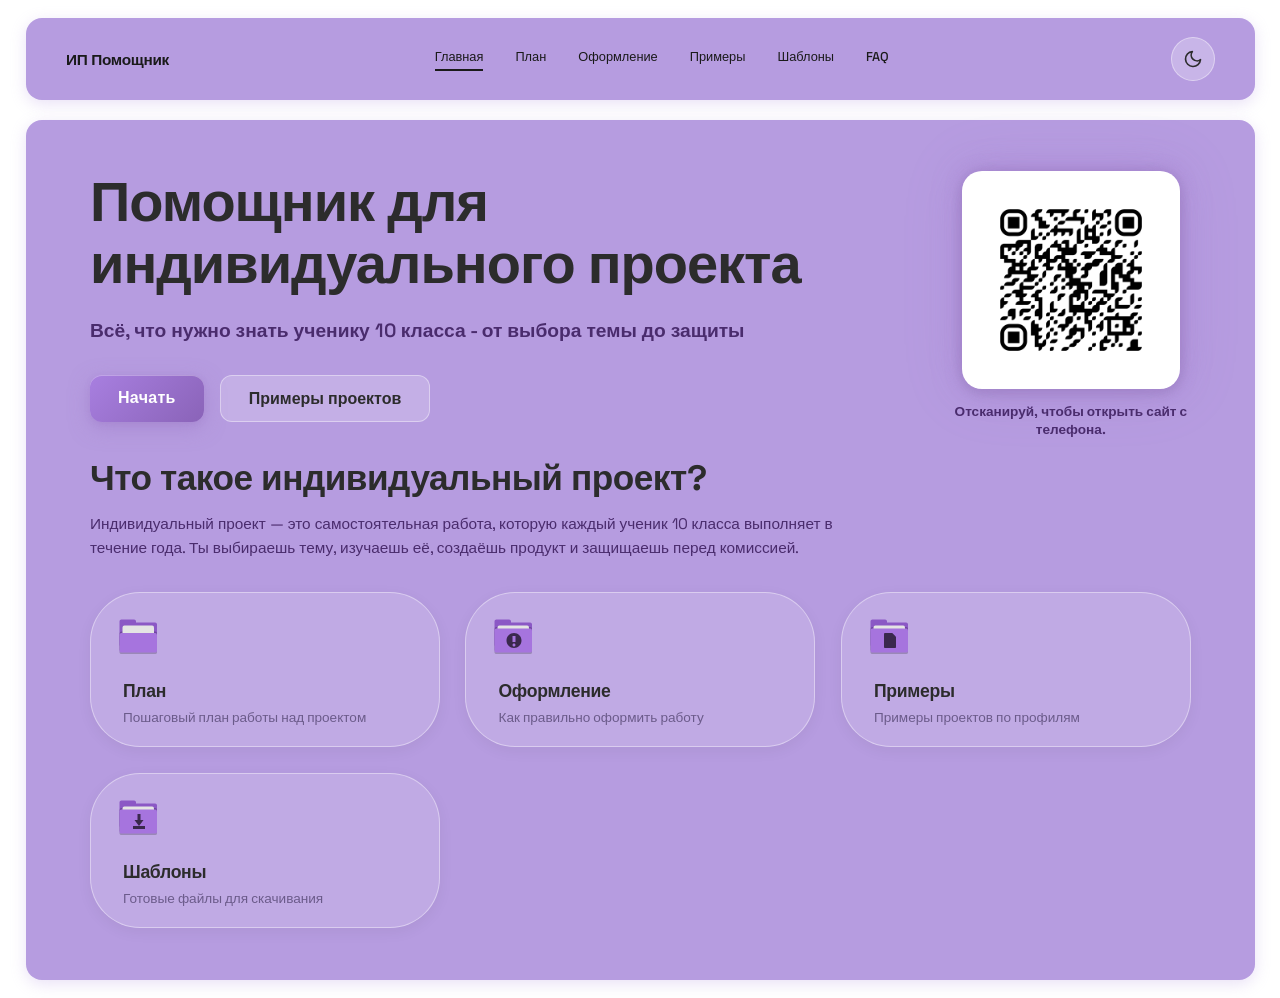
<file: index.html>
<!DOCTYPE html>
<html lang="ru">
<head>
    <meta charset="UTF-8">
    <meta name="viewport" content="width=device-width, initial-scale=1.0">
    <title>ИП Помощник - Главная</title>
    <link rel="icon" type="image/png" href="files/favicon.png">
    <link rel="preconnect" href="https://fonts.googleapis.com">
    <link rel="preconnect" href="https://fonts.gstatic.com" crossorigin>
    <link href="https://fonts.googleapis.com/css2?family=Space+Grotesk:wght@400;500;600;700&display=swap" rel="stylesheet">
    <link rel="stylesheet" href="style.css">
    <script>
        // Если пользователь уже видел анимацию в этой сессии — отключаем её
        if (sessionStorage.getItem('homeAnimated') === 'yes') {
            document.documentElement.classList.add('no-animation');
        } else {
            sessionStorage.setItem('homeAnimated', 'yes');
        }
    </script>
</head>
<body class="home-page">

    <div class="app-wrapper">
        
        <header class="header-card">
    <a href="about.html" class="logo">ИП Помощник</a>
    <nav class="navigation">
        <a href="index.html" class="active">Главная</a>
        <a href="plan.html">План</a>
        <a href="oformlenie.html">Оформление</a>
        <a href="primery.html">Примеры</a>
        <a href="templates.html">Шаблоны</a>
        <a href="faq.html">FAQ</a>
        
    </nav>
    <button class="theme-toggle" id="themeToggle" title="Переключить тему">
        <svg class="icon-moon" viewBox="0 0 24 24" fill="none" stroke="currentColor" stroke-width="2" stroke-linecap="round" stroke-linejoin="round">
            <path d="M21 12.79A9 9 0 1 1 11.21 3 7 7 0 0 0 21 12.79z"></path>
        </svg>
        <svg class="icon-sun" viewBox="0 0 24 24" fill="none" stroke="currentColor" stroke-width="2" stroke-linecap="round" stroke-linejoin="round">
            <circle cx="12" cy="12" r="4"></circle>
            <line x1="12" y1="2" x2="12" y2="4"></line>
            <line x1="12" y1="20" x2="12" y2="22"></line>
            <line x1="4.93" y1="4.93" x2="6.34" y2="6.34"></line>
            <line x1="17.66" y1="17.66" x2="19.07" y2="19.07"></line>
            <line x1="2" y1="12" x2="4" y2="12"></line>
            <line x1="20" y1="12" x2="22" y2="12"></line>
            <line x1="4.93" y1="19.07" x2="6.34" y2="17.66"></line>
            <line x1="17.66" y1="6.34" x2="19.07" y2="4.93"></line>
        </svg>
    </button>
</header>

        <main class="content-card">
            
            <div class="hero-section">
                <div class="hero-text">
                    <h1>Помощник для индивидуального проекта</h1>
                    <p class="subtitle">Всё, что нужно знать ученику 10 класса - от выбора темы до защиты</p>
                    <div class="buttons-group">
                        <a href="plan.html" class="btn btn-primary">Начать</a>
                        <a href="primery.html" class="btn btn-secondary">Примеры проектов</a>
                    </div>
                </div>
                
                <div class="hero-square">
                    <div class="qr-container" id="qrOpen" role="button" tabindex="0" aria-label="Открыть QR-код на весь экран">
                        <img src="files/qr.png" alt="QR-код сайта" class="qr-image">
                    </div>
                    <p class="square-text">Отсканируй, чтобы открыть сайт с телефона.</p>
                </div>

                <!-- Модальное окно с QR-кодом на весь экран -->
                <div class="qr-modal" id="qrModal" aria-hidden="true">
                    <button class="qr-modal-close" id="qrClose" aria-label="Закрыть">
                        <svg viewBox="0 0 24 24" fill="none" stroke="currentColor" stroke-width="2.5" stroke-linecap="round" stroke-linejoin="round">
                            <line x1="18" y1="6" x2="6" y2="18"></line>
                            <line x1="6" y1="6" x2="18" y2="18"></line>
                        </svg>
                    </button>
                    <div class="qr-modal-content">
                        <img src="files/qr.png" alt="QR-код сайта — большой" class="qr-modal-image">
                        <p class="qr-modal-text">Наведи камеру телефона на QR-код</p>
                    </div>
                </div>
            </div>

            <div class="info-section">
                <h2>Что такое индивидуальный проект?</h2>
                <p>Индивидуальный проект — это самостоятельная работа, которую каждый ученик 10 класса выполняет в течение года. Ты выбираешь тему, изучаешь её, создаёшь продукт и защищаешь перед комиссией.</p>
            </div>

            <div class="grid-container home-grid">
                
                <a href="plan.html" class="card home-card">
                    <div class="card-icon">
                        <svg viewBox="0 0 32 32" xmlns="http://www.w3.org/2000/svg">
                            <rect style="opacity:0.2" width="25" height="13" x="3" y="15" rx="1.25" ry="1.25"/>
                            <path style="fill:#8b58c5" d="M 3,21.75 C 3,22.442 3.5575,23 4.25,23 H 26.75 C 27.442,23 28,22.442 28,21.75 V 8.25 C 28,7.5575 27.442,7 26.75,7 H 14 V 6.25 C 14,5.5575 13.443,5 12.75,5 H 4.25 C 3.5575,5 3,5.5575 3,6.25"/>
                            <rect style="opacity:0.2" width="25" height="13" x="3" y="13" rx="1.25" ry="1.25"/>
                            <rect style="fill:#e4e4e4" width="21" height="10" x="5" y="9" rx="1.25" ry="1.25"/>
                            <rect style="fill:#a674de" width="25" height="13" x="3" y="14" rx="1.25" ry="1.25"/>
                        </svg>
                    </div>
                    <div class="card-text">
                        <h3>План</h3>
                        <p>Пошаговый план работы над проектом</p>
                    </div>
                </a>

                <a href="oformlenie.html" class="card home-card">
                    <div class="card-icon">
                        <svg viewBox="0 0 32 32" xmlns="http://www.w3.org/2000/svg">
                            <rect style="opacity:0.2" width="25" height="16" x="3" y="12" rx="1.25" ry="1.25"/>
                            <path style="fill:#8b58c5" d="M 3,21.75 C 3,22.442 3.5575,23 4.25,23 H 26.75 C 27.442,23 28,22.442 28,21.75 V 8.25 C 28,7.5575 27.442,7 26.75,7 H 14 V 6.25 C 14,5.5575 13.443,5 12.75,5 H 4.25 C 3.5575,5 3,5.5575 3,6.25"/>
                            <rect style="opacity:0.2" width="25" height="16" x="3" y="10" rx="1.25" ry="1.25"/>
                            <rect style="fill:#e4e4e4" width="21" height="10" x="5" y="9" rx="1.25" ry="1.25"/>
                            <rect style="fill:#a674de" width="25" height="16" x="3" y="11" rx="1.25" ry="1.25"/>
                            <path style="fill:#3a284d" d="M 16,14 C 13.239,14 11,16.239 11,19 11,21.761 13.239,24 16,24 18.761,24 21,21.761 21,19 21,16.239 18.761,14 16,14 Z M 15,16 H 17 V 20 H 15 Z M 16,21 C 16.552,21 17,21.448 17,22 17,22.552 16.552,23 16,23 15.448,23 15,22.552 15,22 15,21.448 15.448,21 16,21 Z"/>
                        </svg>
                    </div>
                    <div class="card-text">
                        <h3>Оформление</h3>
                        <p>Как правильно оформить работу</p>
                    </div>
                </a>

                <a href="primery.html" class="card home-card">
                    <div class="card-icon">
                        <svg viewBox="0 0 32 32" xmlns="http://www.w3.org/2000/svg">
                            <rect style="opacity:0.2" width="25" height="16" x="3" y="12" rx="1.25" ry="1.25"/>
                            <path style="fill:#8b58c5" d="M 3,21.75 C 3,22.442 3.5575,23 4.25,23 H 26.75 C 27.442,23 28,22.442 28,21.75 V 8.25 C 28,7.5575 27.442,7 26.75,7 H 14 V 6.25 C 14,5.5575 13.443,5 12.75,5 H 4.25 C 3.5575,5 3,5.5575 3,6.25"/>
                            <rect style="opacity:0.2" width="25" height="16" x="3" y="10" rx="1.25" ry="1.25"/>
                            <rect style="fill:#e4e4e4" width="21" height="10" x="5" y="9" rx="1.25" ry="1.25"/>
                            <rect style="fill:#a674de" width="25" height="16" x="3" y="11" rx="1.25" ry="1.25"/>
                            <path style="fill:#3a284d" d="M 12.75,14 C 12.334,14 12,14.334 12,14.75 V 23.25 C 12,23.666 12.334,24 12.75,24 H 19.25 C 19.666,24 20,23.666 20,23.25 V 16.5 L 17.5,14 Z"/>
                        </svg>
                    </div>
                    <div class="card-text">
                        <h3>Примеры</h3>
                        <p>Примеры проектов по профилям</p>
                    </div>
                </a>

                <a href="templates.html" class="card home-card">
                    <div class="card-icon">
                        <svg viewBox="0 0 32 32" xmlns="http://www.w3.org/2000/svg">
                            <rect style="opacity:0.2" width="25" height="16" x="3" y="12" rx="1.25" ry="1.25"/>
                            <path style="fill:#8b58c5" d="M 3,21.75 C 3,22.442 3.5575,23 4.25,23 H 26.75 C 27.442,23 28,22.442 28,21.75 V 8.25 C 28,7.5575 27.442,7 26.75,7 H 14 V 6.25 C 14,5.5575 13.443,5 12.75,5 H 4.25 C 3.5575,5 3,5.5575 3,6.25"/>
                            <rect style="opacity:0.2" width="25" height="16" x="3" y="10" rx="1.25" ry="1.25"/>
                            <rect style="fill:#e4e4e4" width="21" height="10" x="5" y="9" rx="1.25" ry="1.25"/>
                            <rect style="fill:#a674de" width="25" height="16" x="3" y="11" rx="1.25" ry="1.25"/>
                            <path style="fill:#3a284d" d="M 15,14 V 18 H 13 L 16,22 19,18 H 17 V 14 Z M 12,22 V 24 H 20 V 22 Z"/>
                        </svg>
                    </div>
                    <div class="card-text">
                        <h3>Шаблоны</h3>
                        <p>Готовые файлы для скачивания</p>
                    </div>
                </a>

            </div>
        </main>
    </div>
<script>
    (function() {
        var themeToggle = document.getElementById('themeToggle');
        var currentTheme = localStorage.getItem('theme') || 'light';

        // Применяем сохранённую тему сразу при загрузке
        document.documentElement.setAttribute('data-theme', currentTheme);

        // Клик по кнопке — переключаем тему
        themeToggle.addEventListener('click', function() {
            var theme = document.documentElement.getAttribute('data-theme');
            var newTheme = theme === 'dark' ? 'light' : 'dark';
            document.documentElement.setAttribute('data-theme', newTheme);
            localStorage.setItem('theme', newTheme);
        });
    })();
</script>


<script>
    // =====================================================
    // МОДАЛЬНОЕ ОКНО С QR-КОДОМ НА ВЕСЬ ЭКРАН
    // =====================================================
    (function() {
        var qrOpen = document.getElementById('qrOpen');
        var qrModal = document.getElementById('qrModal');
        var qrClose = document.getElementById('qrClose');

        // Открыть по клику на рамку с QR
        qrOpen.addEventListener('click', function() {
            qrModal.classList.add('active');
            qrModal.setAttribute('aria-hidden', 'false');
            document.body.style.overflow = 'hidden'; // Запрещаем прокрутку фона
        });

        // Открыть по Enter / Space (для доступности)
        qrOpen.addEventListener('keydown', function(e) {
            if (e.key === 'Enter' || e.key === ' ') {
                e.preventDefault();
                qrModal.classList.add('active');
                qrModal.setAttribute('aria-hidden', 'false');
                document.body.style.overflow = 'hidden';
            }
        });

        // Закрыть по клику на крестик
        qrClose.addEventListener('click', function() {
            qrModal.classList.remove('active');
            qrModal.setAttribute('aria-hidden', 'true');
            document.body.style.overflow = '';
        });

        // Закрыть по клику на тёмный фон вокруг картинки
        qrModal.addEventListener('click', function(e) {
            if (e.target === qrModal) {
                qrModal.classList.remove('active');
                qrModal.setAttribute('aria-hidden', 'true');
                document.body.style.overflow = '';
            }
        });

        // Закрыть по клавише Esc
        document.addEventListener('keydown', function(e) {
            if (e.key === 'Escape' && qrModal.classList.contains('active')) {
                qrModal.classList.remove('active');
                qrModal.setAttribute('aria-hidden', 'true');
                document.body.style.overflow = '';
            }
        });
    })();
</script>

</body>
</html>
</file>
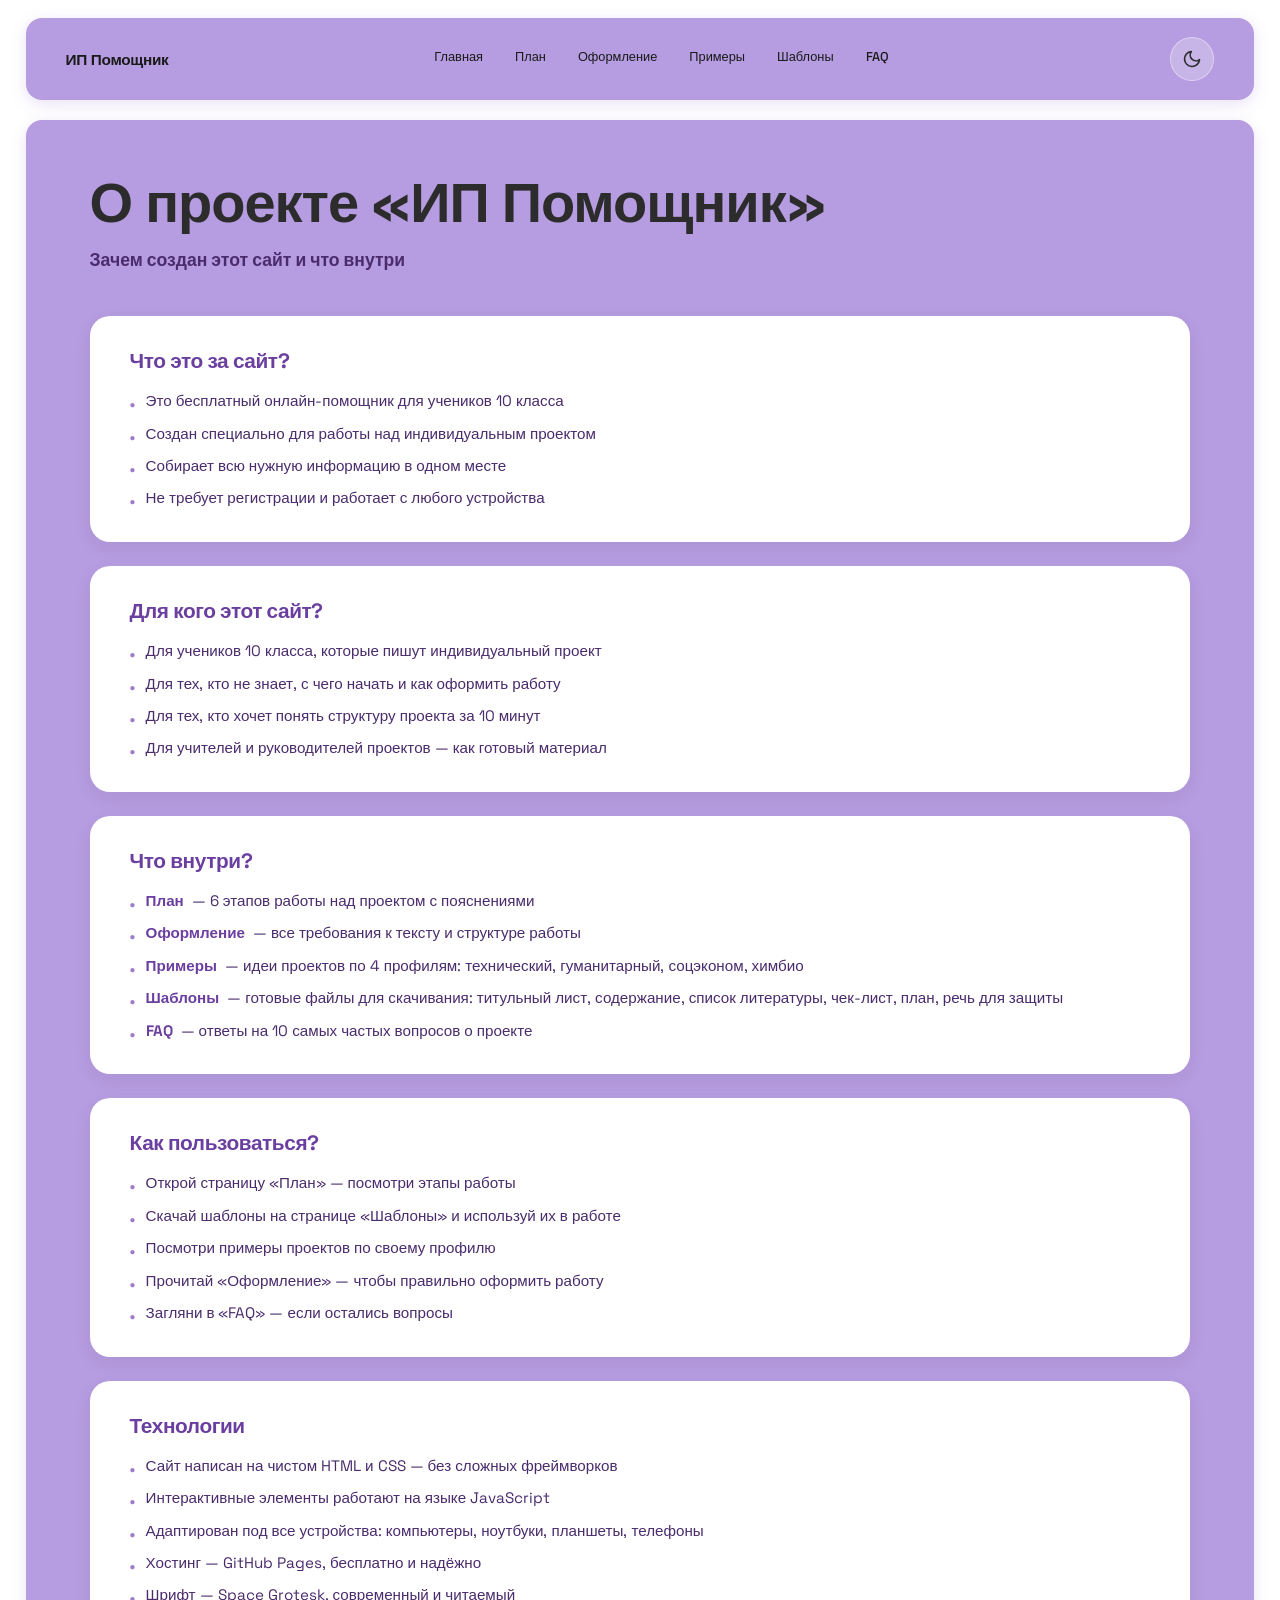
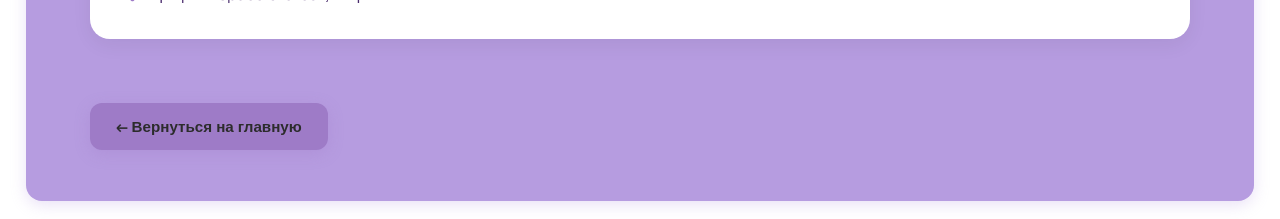
<file: about.html>
<!DOCTYPE html>
<html lang="ru">
<head>
    <meta charset="UTF-8">
    <meta name="viewport" content="width=device-width, initial-scale=1.0">
    <title>ИП Помощник - О проекте</title>
    <link rel="icon" type="image/png" href="files/favicon.png">
    <link rel="preconnect" href="https://fonts.googleapis.com">
    <link rel="preconnect" href="https://fonts.gstatic.com" crossorigin>
    <link href="https://fonts.googleapis.com/css2?family=Space+Grotesk:wght@400;500;600;700&display=swap" rel="stylesheet">
    <link rel="stylesheet" href="style.css">
</head>
<body>

    <div class="app-wrapper">
        
        <!-- Шапка сайта -->
        <header class="header-card">
    <a href="about.html" class="logo">ИП Помощник</a>
    <nav class="navigation">
        <a href="index.html">Главная</a>
        <a href="plan.html">План</a>
        <a href="oformlenie.html">Оформление</a>
        <a href="primery.html">Примеры</a>
        <a href="templates.html">Шаблоны</a>
        <a href="faq.html">FAQ</a>
    </nav>
    <button class="theme-toggle" id="themeToggle" title="Переключить тему">
        <svg class="icon-moon" viewBox="0 0 24 24" fill="none" stroke="currentColor" stroke-width="2" stroke-linecap="round" stroke-linejoin="round">
            <path d="M21 12.79A9 9 0 1 1 11.21 3 7 7 0 0 0 21 12.79z"></path>
        </svg>
        <svg class="icon-sun" viewBox="0 0 24 24" fill="none" stroke="currentColor" stroke-width="2" stroke-linecap="round" stroke-linejoin="round">
            <circle cx="12" cy="12" r="4"></circle>
            <line x1="12" y1="2" x2="12" y2="4"></line>
            <line x1="12" y1="20" x2="12" y2="22"></line>
            <line x1="4.93" y1="4.93" x2="6.34" y2="6.34"></line>
            <line x1="17.66" y1="17.66" x2="19.07" y2="19.07"></line>
            <line x1="2" y1="12" x2="4" y2="12"></line>
            <line x1="20" y1="12" x2="22" y2="12"></line>
            <line x1="4.93" y1="19.07" x2="6.34" y2="17.66"></line>
            <line x1="17.66" y1="6.34" x2="19.07" y2="4.93"></line>
        </svg>
    </button>
</header>

        <!-- Основной контент -->
        <main class="content-card">
            
            <div class="page-header">
                <h1>О проекте «ИП Помощник»</h1>
                <p class="subtitle">Зачем создан этот сайт и что внутри</p>
            </div>

            <!-- Секция 1: Что это -->
            <div class="sections-list">
                
                <div class="info-card">
                    <h3>Что это за сайт?</h3>
                    <ul>
                        <li>Это бесплатный онлайн-помощник для учеников 10 класса</li>
                        <li>Создан специально для работы над индивидуальным проектом</li>
                        <li>Собирает всю нужную информацию в одном месте</li>
                        <li>Не требует регистрации и работает с любого устройства</li>
                    </ul>
                </div>

                <div class="info-card">
                    <h3>Для кого этот сайт?</h3>
                    <ul>
                        <li>Для учеников 10 класса, которые пишут индивидуальный проект</li>
                        <li>Для тех, кто не знает, с чего начать и как оформить работу</li>
                        <li>Для тех, кто хочет понять структуру проекта за 10 минут</li>
                        <li>Для учителей и руководителей проектов — как готовый материал</li>
                    </ul>
                </div>

                <div class="info-card">
                    <h3>Что внутри?</h3>
                    <ul>
                        <li><strong>План</strong> — 6 этапов работы над проектом с пояснениями</li>
                        <li><strong>Оформление</strong> — все требования к тексту и структуре работы</li>
                        <li><strong>Примеры</strong> — идеи проектов по 4 профилям: технический, гуманитарный, соцэконом, химбио</li>
                        <li><strong>Шаблоны</strong> — готовые файлы для скачивания: титульный лист, содержание, список литературы, чек-лист, план, речь для защиты</li>
                        <li><strong>FAQ</strong> — ответы на 10 самых частых вопросов о проекте</li>
                    </ul>
                </div>

                <div class="info-card">
                    <h3>Как пользоваться?</h3>
                    <ul>
                        <li>Открой страницу «План» — посмотри этапы работы</li>
                        <li>Скачай шаблоны на странице «Шаблоны» и используй их в работе</li>
                        <li>Посмотри примеры проектов по своему профилю</li>
                        <li>Прочитай «Оформление» — чтобы правильно оформить работу</li>
                        <li>Загляни в «FAQ» — если остались вопросы</li>
                    </ul>
                </div>

                <div class="info-card">
                    <h3>Технологии</h3>
                    <ul>
                        <li>Сайт написан на чистом HTML и CSS — без сложных фреймворков</li>
                        <li>Интерактивные элементы работают на языке JavaScript</li>
                        <li>Адаптирован под все устройства: компьютеры, ноутбуки, планшеты, телефоны</li>
                        <li>Хостинг — GitHub Pages, бесплатно и надёжно</li>
                        <li>Шрифт — Space Grotesk, современный и читаемый</li>
                    </ul>
                </div>

            </div>

            <!-- Кнопка возврата -->
            <div class="bottom-actions">
                <a href="index.html" class="btn-download-template">← Вернуться на главную</a>
            </div>

        </main>
    </div>
<script>
    (function() {
        var themeToggle = document.getElementById('themeToggle');
        var currentTheme = localStorage.getItem('theme') || 'light';

        // Применяем сохранённую тему сразу при загрузке
        document.documentElement.setAttribute('data-theme', currentTheme);

        // Клик по кнопке — переключаем тему
        themeToggle.addEventListener('click', function() {
            var theme = document.documentElement.getAttribute('data-theme');
            var newTheme = theme === 'dark' ? 'light' : 'dark';
            document.documentElement.setAttribute('data-theme', newTheme);
            localStorage.setItem('theme', newTheme);
        });
    })();
</script>


</body>
</html>
</file>
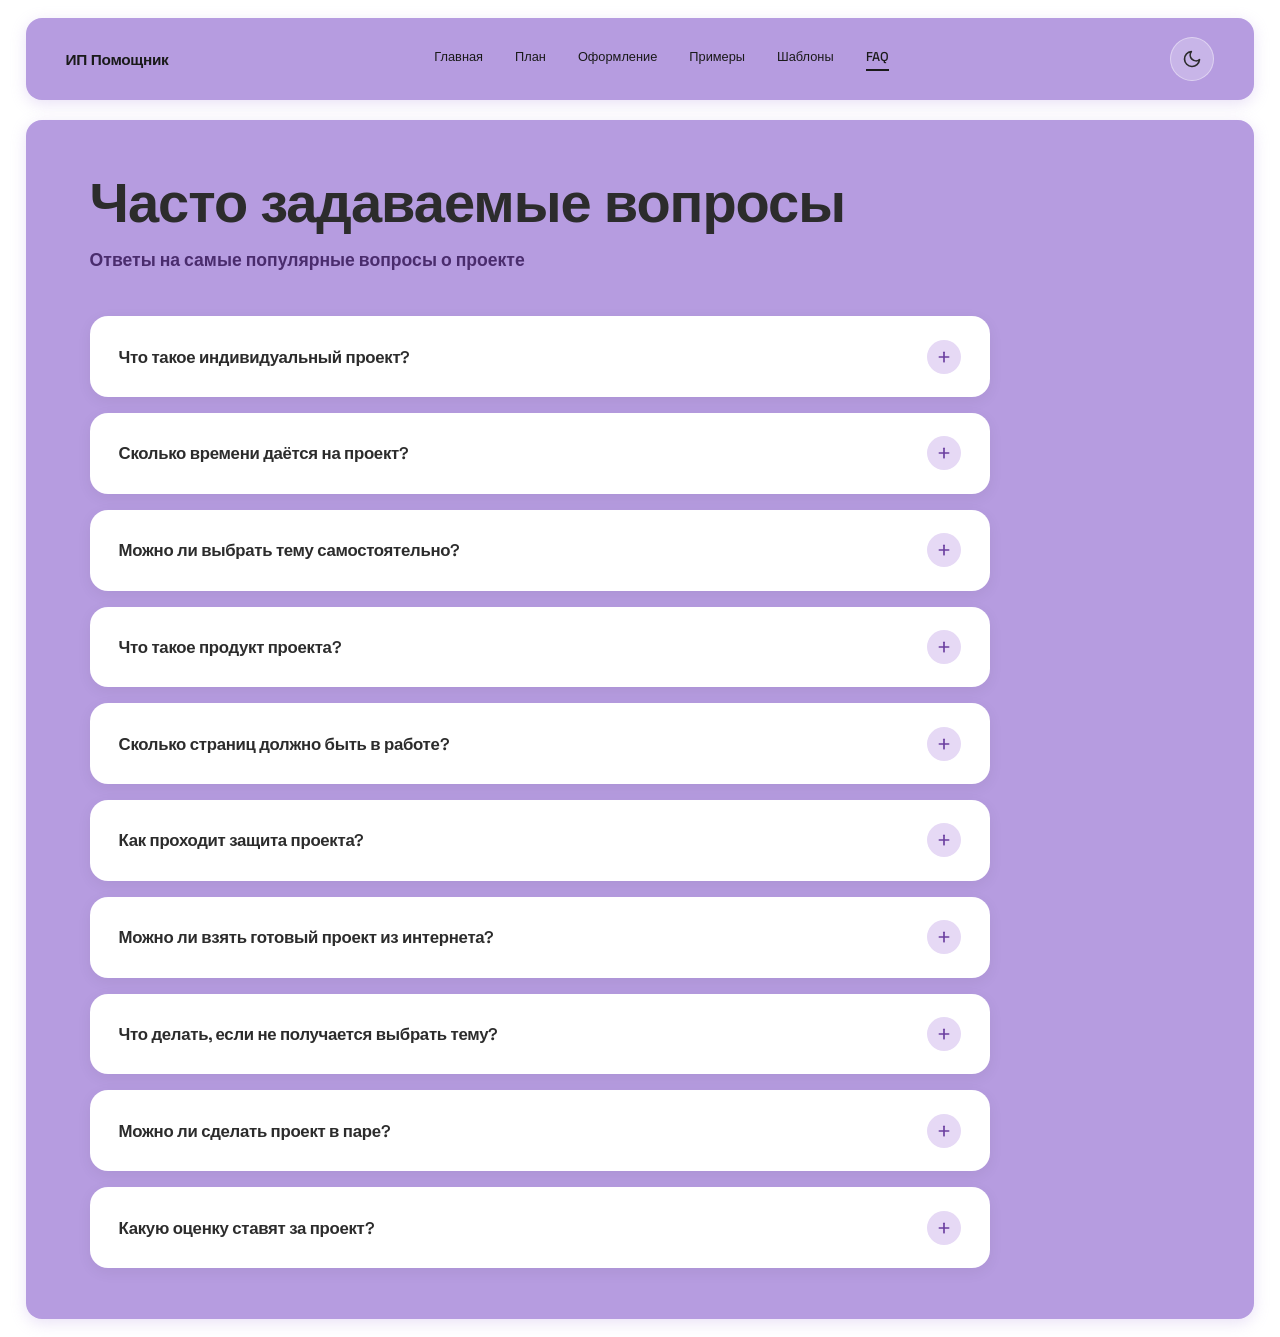
<file: faq.html>
<!DOCTYPE html>
<html lang="ru">
<head>
    <meta charset="UTF-8">
    <meta name="viewport" content="width=device-width, initial-scale=1.0">
    <title>ИП Помощник - FAQ</title>
    <link rel="icon" type="image/png" href="files/favicon.png">
    <link rel="preconnect" href="https://fonts.googleapis.com">
    <link rel="preconnect" href="https://fonts.gstatic.com" crossorigin>
    <link href="https://fonts.googleapis.com/css2?family=Space+Grotesk:wght@400;500;600;700&display=swap" rel="stylesheet">
    <link rel="stylesheet" href="style.css">
</head>
<body>

    <div class="app-wrapper">
        
        <!-- Шапка сайта -->
       <header class="header-card">
    <a href="about.html" class="logo">ИП Помощник</a>
    <nav class="navigation">
        <a href="index.html">Главная</a>
        <a href="plan.html">План</a>
        <a href="oformlenie.html">Оформление</a>
        <a href="primery.html">Примеры</a>
        <a href="templates.html">Шаблоны</a>
        <a href="faq.html" class="active">FAQ</a>
    </nav>
    <button class="theme-toggle" id="themeToggle" title="Переключить тему">
        <svg class="icon-moon" viewBox="0 0 24 24" fill="none" stroke="currentColor" stroke-width="2" stroke-linecap="round" stroke-linejoin="round">
            <path d="M21 12.79A9 9 0 1 1 11.21 3 7 7 0 0 0 21 12.79z"></path>
        </svg>
        <svg class="icon-sun" viewBox="0 0 24 24" fill="none" stroke="currentColor" stroke-width="2" stroke-linecap="round" stroke-linejoin="round">
            <circle cx="12" cy="12" r="4"></circle>
            <line x1="12" y1="2" x2="12" y2="4"></line>
            <line x1="12" y1="20" x2="12" y2="22"></line>
            <line x1="4.93" y1="4.93" x2="6.34" y2="6.34"></line>
            <line x1="17.66" y1="17.66" x2="19.07" y2="19.07"></line>
            <line x1="2" y1="12" x2="4" y2="12"></line>
            <line x1="20" y1="12" x2="22" y2="12"></line>
            <line x1="4.93" y1="19.07" x2="6.34" y2="17.66"></line>
            <line x1="17.66" y1="6.34" x2="19.07" y2="4.93"></line>
        </svg>
    </button>
</header>

        <!-- Основной контент -->
        <main class="content-card">
            
            <div class="page-header">
                <h1>Часто задаваемые вопросы</h1>
                <p class="subtitle">Ответы на самые популярные вопросы о проекте</p>
            </div>

            <!-- Список вопросов -->
            <div class="faq-list">

                <!-- Вопрос 1 -->
                <div class="faq-item">
                    <button class="faq-question">
                        <span>Что такое индивидуальный проект?</span>
                        <span class="faq-icon">
                            <svg viewBox="0 0 24 24" fill="none" stroke="currentColor" stroke-width="2.5" stroke-linecap="round" stroke-linejoin="round">
                                <line x1="12" y1="5" x2="12" y2="19"></line>
                                <line x1="5" y1="12" x2="19" y2="12"></line>
                            </svg>
                        </span>
                    </button>
                    <div class="faq-answer">
                        <p>Индивидуальный проект — это самостоятельная работа, которую каждый ученик 10 класса выполняет в течение года. Ты выбираешь тему, изучаешь её, создаёшь продукт и защищаешь перед комиссией. Это твоя личная работа, а не реферат или чужая разработка.</p>
                    </div>
                </div>

                <!-- Вопрос 2 -->
                <div class="faq-item">
                    <button class="faq-question">
                        <span>Сколько времени даётся на проект?</span>
                        <span class="faq-icon">
                            <svg viewBox="0 0 24 24" fill="none" stroke="currentColor" stroke-width="2.5" stroke-linecap="round" stroke-linejoin="round">
                                <line x1="12" y1="5" x2="12" y2="19"></line>
                                <line x1="5" y1="12" x2="19" y2="12"></line>
                            </svg>
                        </span>
                    </button>
                    <div class="faq-answer">
                        <p>Обычно на работу над проектом даётся учебный год — с сентября по май. Точные сроки устанавливает твоя школа. Совет: не откладывай всё на последний месяц, распредели работу равномерно по этапам.</p>
                    </div>
                </div>

                <!-- Вопрос 3 -->
                <div class="faq-item">
                    <button class="faq-question">
                        <span>Можно ли выбрать тему самостоятельно?</span>
                        <span class="faq-icon">
                            <svg viewBox="0 0 24 24" fill="none" stroke="currentColor" stroke-width="2.5" stroke-linecap="round" stroke-linejoin="round">
                                <line x1="12" y1="5" x2="12" y2="19"></line>
                                <line x1="5" y1="12" x2="19" y2="12"></line>
                            </svg>
                        </span>
                    </button>
                    <div class="faq-answer">
                        <p>Да, чаще всего тему выбираешь ты сам, но её нужно согласовать с руководителем. Тема должна быть связана с твоим профилем, быть интересной лично тебе и по ней должно быть достаточно информации.</p>
                    </div>
                </div>

                <!-- Вопрос 4 -->
                <div class="faq-item">
                    <button class="faq-question">
                        <span>Что такое продукт проекта?</span>
                        <span class="faq-icon">
                            <svg viewBox="0 0 24 24" fill="none" stroke="currentColor" stroke-width="2.5" stroke-linecap="round" stroke-linejoin="round">
                                <line x1="12" y1="5" x2="12" y2="19"></line>
                                <line x1="5" y1="12" x2="19" y2="12"></line>
                            </svg>
                        </span>
                    </button>
                    <div class="faq-answer">
                        <p>Продукт — это конкретный результат твоей работы, который можно показать. Это может быть макет, приложение, карта, видео, буклет, сайт, изделие, проведённое исследование с выводами. Продукт должен решать твою цель и быть связан с темой.</p>
                    </div>
                </div>

                <!-- Вопрос 5 -->
                <div class="faq-item">
                    <button class="faq-question">
                        <span>Сколько страниц должно быть в работе?</span>
                        <span class="faq-icon">
                            <svg viewBox="0 0 24 24" fill="none" stroke="currentColor" stroke-width="2.5" stroke-linecap="round" stroke-linejoin="round">
                                <line x1="12" y1="5" x2="12" y2="19"></line>
                                <line x1="5" y1="12" x2="19" y2="12"></line>
                            </svg>
                        </span>
                    </button>
                    <div class="faq-answer">
                        <p>Обычно объём работы — 10–15 страниц без учёта приложений. Введение и заключение занимают по 1–2 страницы, основная часть — самая большая. Приложения (картинки, схемы, таблицы) идут отдельно и в общий объём не входят.</p>
                    </div>
                </div>

                <!-- Вопрос 6 -->
                <div class="faq-item">
                    <button class="faq-question">
                        <span>Как проходит защита проекта?</span>
                        <span class="faq-icon">
                            <svg viewBox="0 0 24 24" fill="none" stroke="currentColor" stroke-width="2.5" stroke-linecap="round" stroke-linejoin="round">
                                <line x1="12" y1="5" x2="12" y2="19"></line>
                                <line x1="5" y1="12" x2="19" y2="12"></line>
                            </svg>
                        </span>
                    </button>
                    <div class="faq-answer">
                        <p>Ты готовишь речь на 5–7 минут и презентацию. Рассказываешь комиссии: почему выбрал тему, какую цель ставил, что делал, какой результат получил. После выступления комиссия может задать вопросы по твоей работе. Главное — говори своими словами, а не читай с листа.</p>
                    </div>
                </div>

                <!-- Вопрос 7 -->
                <div class="faq-item">
                    <button class="faq-question">
                        <span>Можно ли взять готовый проект из интернета?</span>
                        <span class="faq-icon">
                            <svg viewBox="0 0 24 24" fill="none" stroke="currentColor" stroke-width="2.5" stroke-linecap="round" stroke-linejoin="round">
                                <line x1="12" y1="5" x2="12" y2="19"></line>
                                <line x1="5" y1="12" x2="19" y2="12"></line>
                            </svg>
                        </span>
                    </button>
                    <div class="faq-answer">
                        <p>Нет, это плагиат. Проект должен быть твоей самостоятельной работой. Ты можешь использовать источники информации, но продукт и выводы должны быть сделаны тобой. Комиссия легко распознаёт скопированные работы — это может привести к плохой оценке.</p>
                    </div>
                </div>

                <!-- Вопрос 8 -->
                <div class="faq-item">
                    <button class="faq-question">
                        <span>Что делать, если не получается выбрать тему?</span>
                        <span class="faq-icon">
                            <svg viewBox="0 0 24 24" fill="none" stroke="currentColor" stroke-width="2.5" stroke-linecap="round" stroke-linejoin="round">
                                <line x1="12" y1="5" x2="12" y2="19"></line>
                                <line x1="5" y1="12" x2="19" y2="12"></line>
                            </svg>
                        </span>
                    </button>
                    <div class="faq-answer">
                        <p>Обратись к руководителю — он поможет подобрать тему под твой профиль и интересы. Подумай, чем ты увлекаешься: спорт, музыка, игры, техника, искусство? Хорошая тема — та, о которой ты сам готов говорить часами.</p>
                    </div>
                </div>

                <!-- Вопрос 9 -->
                <div class="faq-item">
                    <button class="faq-question">
                        <span>Можно ли сделать проект в паре?</span>
                        <span class="faq-icon">
                            <svg viewBox="0 0 24 24" fill="none" stroke="currentColor" stroke-width="2.5" stroke-linecap="round" stroke-linejoin="round">
                                <line x1="12" y1="5" x2="12" y2="19"></line>
                                <line x1="5" y1="12" x2="19" y2="12"></line>
                            </svg>
                        </span>
                    </button>
                    <div class="faq-answer">
                        <p>Чаще всего индивидуальный проект — это работа одного человека. Но в некоторых школах разрешают парные или групповые проекты. Уточни у своего руководителя. Даже если работа в паре, защищать проект нужно будет каждому отдельно.</p>
                    </div>
                </div>

                <!-- Вопрос 10 -->
                <div class="faq-item">
                    <button class="faq-question">
                        <span>Какую оценку ставят за проект?</span>
                        <span class="faq-icon">
                            <svg viewBox="0 0 24 24" fill="none" stroke="currentColor" stroke-width="2.5" stroke-linecap="round" stroke-linejoin="round">
                                <line x1="12" y1="5" x2="12" y2="19"></line>
                                <line x1="5" y1="12" x2="19" y2="12"></line>
                            </svg>
                        </span>
                    </button>
                    <div class="faq-answer">
                        <p>Обычно за индивидуальный проект ставят оценку по пятибалльной шкале, которая идёт в аттестат. Оценивается всё: сама работа, продукт, презентация и речь на защите. Чтобы получить «отлично» — работай по этапам и не оставляй всё на последний день.</p>
                    </div>
                </div>

            </div>

        </main>
    </div>

    <script>
        // Получаем все вопросы и ответы
        const faqQuestions = document.querySelectorAll('.faq-question');

        faqQuestions.forEach(question => {
            question.addEventListener('click', () => {
                const faqItem = question.parentElement;
                const answer = faqItem.querySelector('.faq-answer');
                const isOpen = faqItem.classList.contains('open');

                // Закрываем все остальные (аккордеон)
                document.querySelectorAll('.faq-item').forEach(item => {
                    if (item !== faqItem) {
                        item.classList.remove('open');
                        item.querySelector('.faq-answer').style.maxHeight = null;
                    }
                });

                // Переключаем текущий
                if (isOpen) {
                    faqItem.classList.remove('open');
                    answer.style.maxHeight = null;
                } else {
                    faqItem.classList.add('open');
                    answer.style.maxHeight = answer.scrollHeight + 'px';
                }
            });
        });
    </script>
<script>
    (function() {
        var themeToggle = document.getElementById('themeToggle');
        var currentTheme = localStorage.getItem('theme') || 'light';

        // Применяем сохранённую тему сразу при загрузке
        document.documentElement.setAttribute('data-theme', currentTheme);

        // Клик по кнопке — переключаем тему
        themeToggle.addEventListener('click', function() {
            var theme = document.documentElement.getAttribute('data-theme');
            var newTheme = theme === 'dark' ? 'light' : 'dark';
            document.documentElement.setAttribute('data-theme', newTheme);
            localStorage.setItem('theme', newTheme);
        });
    })();
</script>

</body>
</html>
</file>
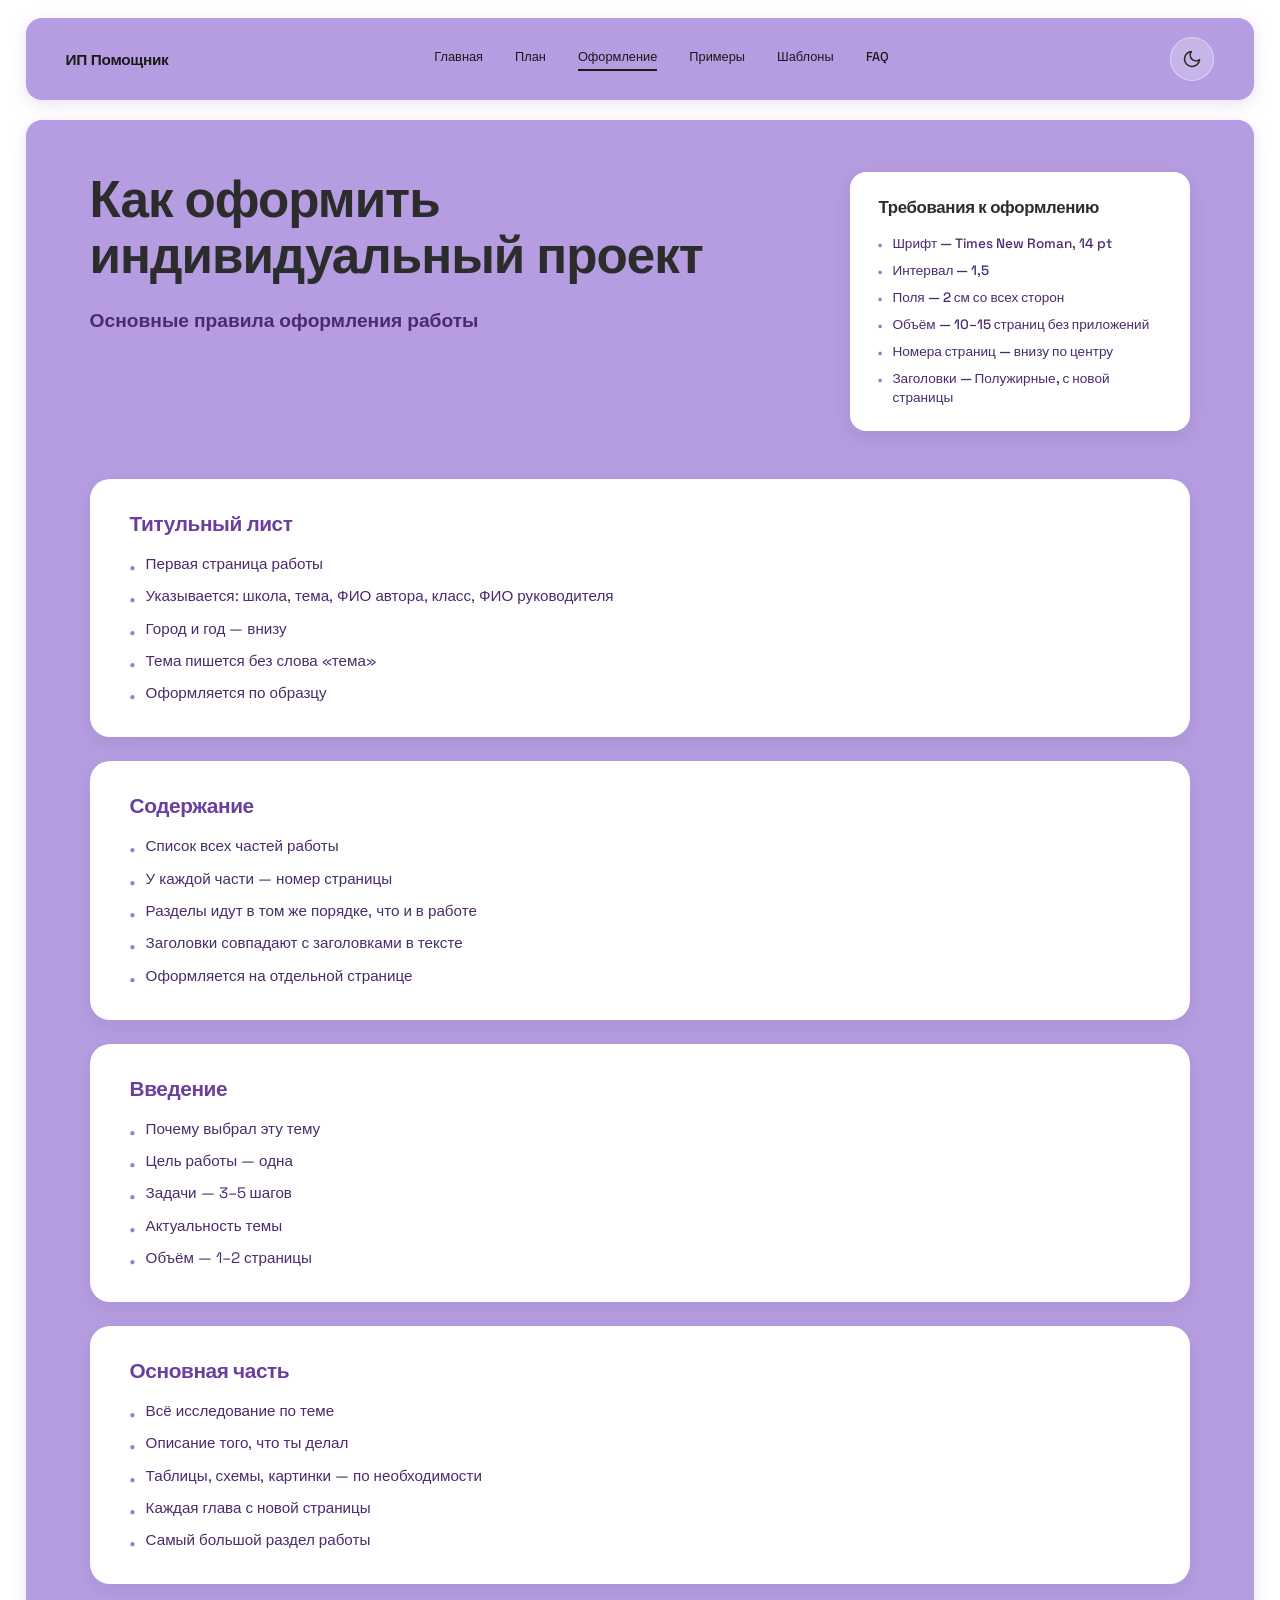
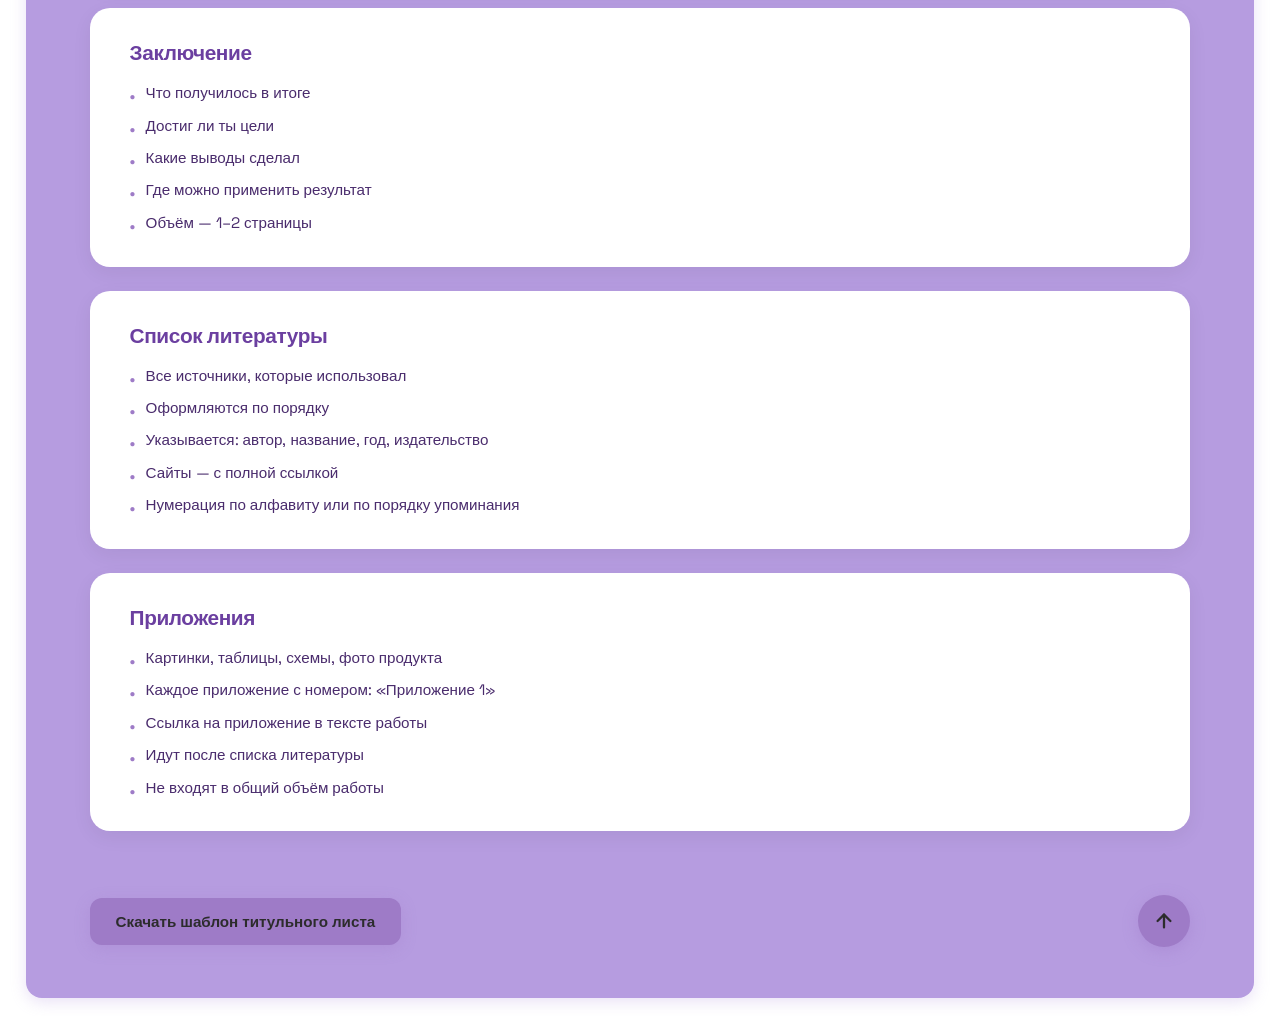
<file: oformlenie.html>
<!DOCTYPE html>
<html lang="ru">
<head>
    <meta charset="UTF-8">
    <meta name="viewport" content="width=device-width, initial-scale=1.0">
    <title>ИП Помощник - Оформление</title>
    <link rel="icon" type="image/png" href="files/favicon.png">
    <link rel="preconnect" href="https://fonts.googleapis.com">
    <link rel="preconnect" href="https://fonts.gstatic.com" crossorigin>
    <link href="https://fonts.googleapis.com/css2?family=Space+Grotesk:wght@400;500;600;700&display=swap" rel="stylesheet">
    <link rel="stylesheet" href="style.css">
</head>
<body>

    <div class="app-wrapper">
        
        <!-- Шапка сайта -->
        <header class="header-card">
    <a href="about.html" class="logo">ИП Помощник</a>
    <nav class="navigation">
        <a href="index.html">Главная</a>
        <a href="plan.html">План</a>
        <a href="oformlenie.html" class="active">Оформление</a>
        <a href="primery.html">Примеры</a>
        <a href="templates.html">Шаблоны</a>
        <a href="faq.html">FAQ</a>
        
    </nav>
    <button class="theme-toggle" id="themeToggle" title="Переключить тему">
        <svg class="icon-moon" viewBox="0 0 24 24" fill="none" stroke="currentColor" stroke-width="2" stroke-linecap="round" stroke-linejoin="round">
            <path d="M21 12.79A9 9 0 1 1 11.21 3 7 7 0 0 0 21 12.79z"></path>
        </svg>
        <svg class="icon-sun" viewBox="0 0 24 24" fill="none" stroke="currentColor" stroke-width="2" stroke-linecap="round" stroke-linejoin="round">
            <circle cx="12" cy="12" r="4"></circle>
            <line x1="12" y1="2" x2="12" y2="4"></line>
            <line x1="12" y1="20" x2="12" y2="22"></line>
            <line x1="4.93" y1="4.93" x2="6.34" y2="6.34"></line>
            <line x1="17.66" y1="17.66" x2="19.07" y2="19.07"></line>
            <line x1="2" y1="12" x2="4" y2="12"></line>
            <line x1="20" y1="12" x2="22" y2="12"></line>
            <line x1="4.93" y1="19.07" x2="6.34" y2="17.66"></line>
            <line x1="17.66" y1="6.34" x2="19.07" y2="4.93"></line>
        </svg>
    </button>
</header>

        <!-- Основной контент -->
        <main class="content-card">
            
            <!-- Верхний блок: Заголовок + Плашка с требованиями -->
            <div class="oformlenie-hero">
                <div class="oformlenie-title">
                    <h1>Как оформить индивидуальный проект</h1>
                    <p class="subtitle">Основные правила оформления работы</p>
                </div>
                
                <!-- Плашка с требованиями -->
                <aside class="requirements-card">
                    <h3>Требования к оформлению</h3>
                    <ul>
                        <li>Шрифт — Times New Roman, 14 pt</li>
                        <li>Интервал — 1,5</li>
                        <li>Поля — 2 см со всех сторон</li>
                        <li>Объём — 10–15 страниц без приложений</li>
                        <li>Номера страниц — внизу по центру</li>
                        <li>Заголовки — Полужирные, с новой страницы</li>
                    </ul>
                </aside>
            </div>

            <!-- Секции (карточки) -->
            <div class="sections-list">

                <!-- 1. Титульный лист -->
                <div class="info-card">
                    <h3>Титульный лист</h3>
                    <ul>
                        <li>Первая страница работы</li>
                        <li>Указывается: школа, тема, ФИО автора, класс, ФИО руководителя</li>
                        <li>Город и год — внизу</li>
                        <li>Тема пишется без слова «тема»</li>
                        <li>Оформляется по образцу</li>
                    </ul>
                </div>

                <!-- 2. Содержание -->
                <div class="info-card">
                    <h3>Содержание</h3>
                    <ul>
                        <li>Список всех частей работы</li>
                        <li>У каждой части — номер страницы</li>
                        <li>Разделы идут в том же порядке, что и в работе</li>
                        <li>Заголовки совпадают с заголовками в тексте</li>
                        <li>Оформляется на отдельной странице</li>
                    </ul>
                </div>

                <!-- 3. Введение -->
                <div class="info-card">
                    <h3>Введение</h3>
                    <ul>
                        <li>Почему выбрал эту тему</li>
                        <li>Цель работы — одна</li>
                        <li>Задачи — 3–5 шагов</li>
                        <li>Актуальность темы</li>
                        <li>Объём — 1–2 страницы</li>
                    </ul>
                </div>

                <!-- 4. Основная часть -->
                <div class="info-card">
                    <h3>Основная часть</h3>
                    <ul>
                        <li>Всё исследование по теме</li>
                        <li>Описание того, что ты делал</li>
                        <li>Таблицы, схемы, картинки — по необходимости</li>
                        <li>Каждая глава с новой страницы</li>
                        <li>Самый большой раздел работы</li>
                    </ul>
                </div>

                <!-- 5. Заключение -->
                <div class="info-card">
                    <h3>Заключение</h3>
                    <ul>
                        <li>Что получилось в итоге</li>
                        <li>Достиг ли ты цели</li>
                        <li>Какие выводы сделал</li>
                        <li>Где можно применить результат</li>
                        <li>Объём — 1–2 страницы</li>
                    </ul>
                </div>

                <!-- 6. Список литературы -->
                <div class="info-card">
                    <h3>Список литературы</h3>
                    <ul>
                        <li>Все источники, которые использовал</li>
                        <li>Оформляются по порядку</li>
                        <li>Указывается: автор, название, год, издательство</li>
                        <li>Сайты — с полной ссылкой</li>
                        <li>Нумерация по алфавиту или по порядку упоминания</li>
                    </ul>
                </div>

                <!-- 7. Приложения -->
                <div class="info-card">
                    <h3>Приложения</h3>
                    <ul>
                        <li>Картинки, таблицы, схемы, фото продукта</li>
                        <li>Каждое приложение с номером: «Приложение 1»</li>
                        <li>Ссылка на приложение в тексте работы</li>
                        <li>Идут после списка литературы</li>
                        <li>Не входят в общий объём работы</li>
                    </ul>
                </div>

            </div>

            <!-- Нижняя панель: кнопки -->
            <div class="bottom-actions">
                
                <!-- Кнопка скачать шаблон (слева) -->
                <a href="templates.html" class="btn-download-template">
                    Скачать шаблон титульного листа
                </a>

                <!-- Кнопка наверх (справа) -->
                <button class="btn-scroll-top" id="scrollTopBtn" title="Наверх">
                    <svg viewBox="0 0 24 24" fill="none" stroke="currentColor" stroke-width="2.5" stroke-linecap="round" stroke-linejoin="round">
                        <line x1="12" y1="19" x2="12" y2="5"></line>
                        <polyline points="5 12 12 5 19 12"></polyline>
                    </svg>
                </button>

            </div>

        </main>
    </div>

    <script>
        // Кнопка "Наверх"
        const scrollTopBtn = document.getElementById('scrollTopBtn');
        
        scrollTopBtn.addEventListener('click', () => {
            window.scrollTo({
                top: 0,
                behavior: 'smooth'
            });
        });
    </script>
    <script>
    (function() {
        var themeToggle = document.getElementById('themeToggle');
        var currentTheme = localStorage.getItem('theme') || 'light';

        // Применяем сохранённую тему сразу при загрузке
        document.documentElement.setAttribute('data-theme', currentTheme);

        // Клик по кнопке — переключаем тему
        themeToggle.addEventListener('click', function() {
            var theme = document.documentElement.getAttribute('data-theme');
            var newTheme = theme === 'dark' ? 'light' : 'dark';
            document.documentElement.setAttribute('data-theme', newTheme);
            localStorage.setItem('theme', newTheme);
        });
    })();
</script>

</body>
</html>
</file>
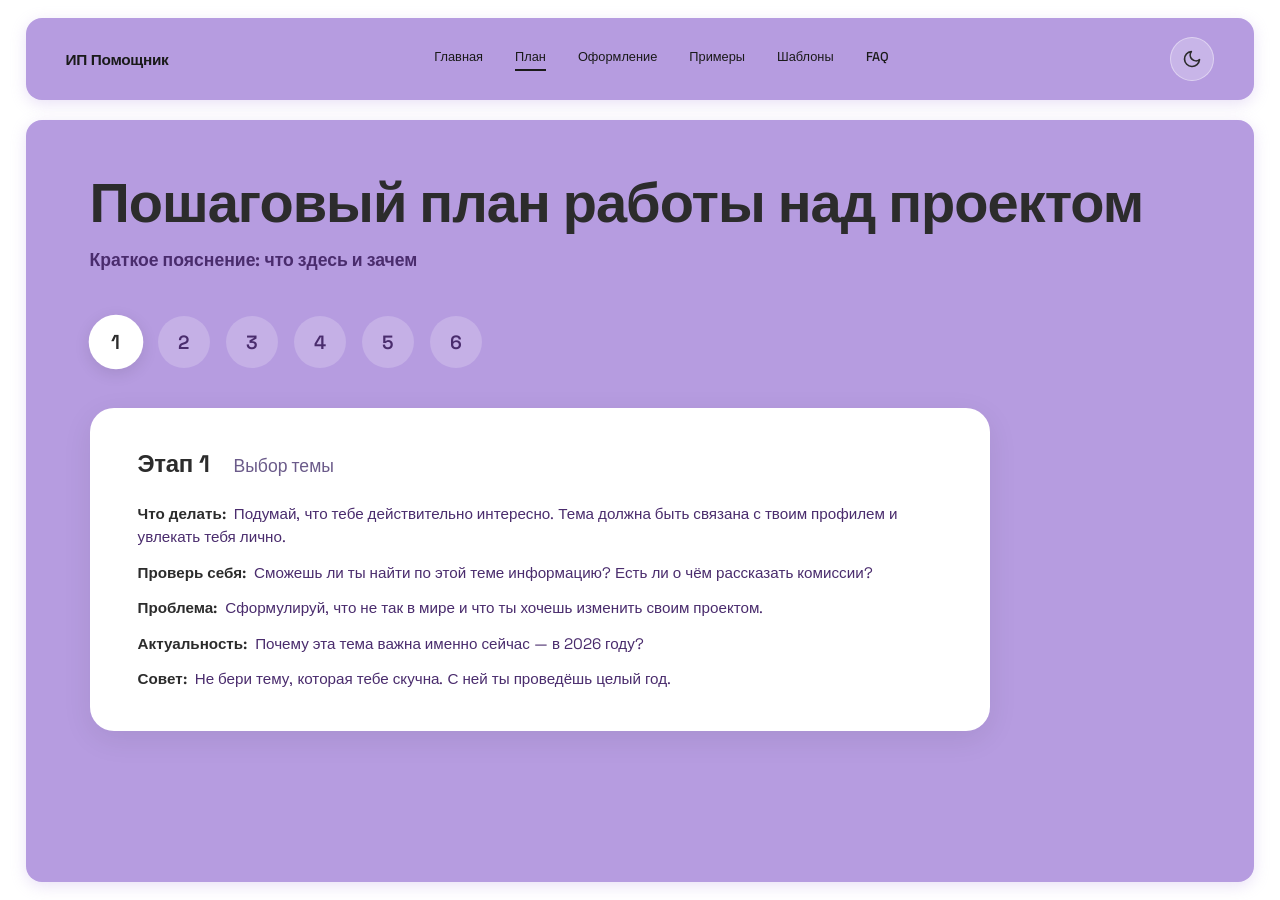
<file: plan.html>
<!DOCTYPE html>
<html lang="ru">
<head>
    <meta charset="UTF-8">
    <meta name="viewport" content="width=device-width, initial-scale=1.0">
    <title>ИП Помощник - Пошаговый план</title>
    <link rel="icon" type="image/png" href="files/favicon.png">
    <link rel="preconnect" href="https://fonts.googleapis.com">
    <link rel="preconnect" href="https://fonts.gstatic.com" crossorigin>
    <link href="https://fonts.googleapis.com/css2?family=Space+Grotesk:wght@400;500;600;700&display=swap" rel="stylesheet">
    <link rel="stylesheet" href="style.css">
</head>
<body>

    <div class="app-wrapper">
        
        <!-- Шапка сайта -->
        <header class="header-card">
    <a href="about.html" class="logo">ИП Помощник</a>
    <nav class="navigation">
        <a href="index.html">Главная</a>
        <a href="plan.html" class="active">План</a>
        <a href="oformlenie.html">Оформление</a>
        <a href="primery.html">Примеры</a>
        <a href="templates.html">Шаблоны</a>
        <a href="faq.html">FAQ</a>
    
    </nav>
    <button class="theme-toggle" id="themeToggle" title="Переключить тему">
        <svg class="icon-moon" viewBox="0 0 24 24" fill="none" stroke="currentColor" stroke-width="2" stroke-linecap="round" stroke-linejoin="round">
            <path d="M21 12.79A9 9 0 1 1 11.21 3 7 7 0 0 0 21 12.79z"></path>
        </svg>
        <svg class="icon-sun" viewBox="0 0 24 24" fill="none" stroke="currentColor" stroke-width="2" stroke-linecap="round" stroke-linejoin="round">
            <circle cx="12" cy="12" r="4"></circle>
            <line x1="12" y1="2" x2="12" y2="4"></line>
            <line x1="12" y1="20" x2="12" y2="22"></line>
            <line x1="4.93" y1="4.93" x2="6.34" y2="6.34"></line>
            <line x1="17.66" y1="17.66" x2="19.07" y2="19.07"></line>
            <line x1="2" y1="12" x2="4" y2="12"></line>
            <line x1="20" y1="12" x2="22" y2="12"></line>
            <line x1="4.93" y1="19.07" x2="6.34" y2="17.66"></line>
            <line x1="17.66" y1="6.34" x2="19.07" y2="4.93"></line>
        </svg>
    </button>
</header>

        <!-- Основной контент -->
        <main class="content-card">
            
            <div class="page-header">
                <h1>Пошаговый план работы над проектом</h1>
                <p class="subtitle">Краткое пояснение: что здесь и зачем</p>
            </div>

            <!-- Кружки с этапами -->
            <div class="steps-navigation">
                <button class="step-btn active" data-step="1">1</button>
                <button class="step-btn" data-step="2">2</button>
                <button class="step-btn" data-step="3">3</button>
                <button class="step-btn" data-step="4">4</button>
                <button class="step-btn" data-step="5">5</button>
                <button class="step-btn" data-step="6">6</button>
            </div>

            <!-- Большая белая карточка с контентом -->
            <div class="step-card" id="step-card">
                <div class="step-card-header">
                    <h2 class="step-title" id="step-title">Этап 1</h2>
                    <h3 class="step-subtitle" id="step-subtitle">Выбор темы</h3>
                </div>
                <div class="step-content" id="step-content">
                    <!-- Текст будет подставлен через JS -->
                </div>
            </div>

        </main>
    </div>

    <script>
        // Данные для каждого этапа
        const stepsData = {
            1: { 
                title: "Этап 1", 
                subtitle: "Выбор темы", 
                content: `
                    <p><strong>Что делать:</strong> Подумай, что тебе действительно интересно. Тема должна быть связана с твоим профилем и увлекать тебя лично.</p>
                    <p><strong>Проверь себя:</strong> Сможешь ли ты найти по этой теме информацию? Есть ли о чём рассказать комиссии?</p>
                    <p><strong>Проблема:</strong> Сформулируй, что не так в мире и что ты хочешь изменить своим проектом.</p>
                    <p><strong>Актуальность:</strong> Почему эта тема важна именно сейчас — в 2026 году?</p>
                    <p><strong>Совет:</strong> Не бери тему, которая тебе скучна. С ней ты проведёшь целый год.</p>
                ` 
            },
            2: { 
                title: "Этап 2", 
                subtitle: "Цель и задачи", 
                content: `
                    <p><strong>Цель:</strong> Одно предложение — что ты хочешь получить в итоге. Формулируй глаголом: «создать», «разработать», «исследовать».</p>
                    <p><strong>Задачи:</strong> 3–5 шагов, которые приведут к цели. Например: изучить литературу, провести опрос, создать продукт.</p>
                    <p><strong>Простота:</strong> Убери из формулировок «воду» и сложные слова — пиши так, чтобы понял одноклассник.</p>
                    <p><strong>Польза:</strong> Задай себе вопрос — кому пригодится то, что ты сделаешь?</p>
                    <p><strong>Совет:</strong> Цель одна, задач несколько. Не путай их.</p>
                ` 
            },
            3: { 
                title: "Этап 3", 
                subtitle: "Исследование", 
                content: `
                    <p><strong>Источники:</strong> Ищи информацию минимум в 5 разных местах: книги, сайты, статьи, видео, интервью.</p>
                    <p><strong>Записывай:</strong> Сразу сохраняй ссылки и авторов — потом пригодится для списка литературы.</p>
                    <p><strong>Практика:</strong> Если тема позволяет — проведи опрос, эксперимент или наблюдение. Это сильный аргумент на защите.</p>
                    <p><strong>Фильтр:</strong> Оставляй только то, что относится к твоей цели. Всё остальное — лишнее.</p>
                    <p><strong>Выводы:</strong> После каждого этапа записывай короткий вывод: «Что я узнал нового?»</p>
                ` 
            },
            4: { 
                title: "Этап 4", 
                subtitle: "Продукт", 
                content: `
                    <p><strong>Продукт:</strong> Это то, что можно потрогать, показать или продемонстрировать. Не реферат, а конкретный результат.</p>
                    <p><strong>Примеры:</strong> Сайт, приложение, макет, изделие, видео, буклет, проведённое исследование с выводами.</p>
                    <p><strong>Связь:</strong> Продукт должен решать твою цель и быть связан с темой.</p>
                    <p><strong>Демонстрация:</strong> На защите ты покажешь продукт комиссии. Если он большой — покажи главное, остальное опиши.</p>
                    <p><strong>Тест:</strong> Ответь на вопрос «Что я сделал?» одним предложением. Если получилось — продукт сформулирован верно.</p>
                ` 
            },
            5: { 
                title: "Этап 5", 
                subtitle: "Оформление", 
                content: `
                    <p><strong>Структура работы:</strong> Титульный лист → содержание → введение → основная часть → заключение → список литературы → приложения.</p>
                    <p><strong>Титульный лист:</strong> Школа, тема, ФИО автора, класс, ФИО руководителя, город и год.</p>
                    <p><strong>Введение:</strong> Почему выбрал тему, какая цель, какие задачи. Объём — 1–2 страницы.</p>
                    <p><strong>Заключение:</strong> Что получилось, достиг ли цели, какие выводы сделал.</p>
                    <p><strong>Список литературы:</strong> Все источники, которые использовал. Оформляй по порядку.</p>
                    <a href="oformlenie.html" class="step-link">Подробнее →</a>
                ` 
            },
            6: { 
                title: "Этап 6", 
                subtitle: "Защита", 
                content: `
                    <p><strong>Время:</strong> Речь — на 5–7 минут. Комиссия не любит долгие выступления.</p>
                    <p><strong>Что рассказать:</strong> Почему выбрал тему, какую цель ставил, что делал, какой результат получил.</p>
                    <p><strong>Презентация:</strong> 10–12 слайдов. Мало текста, больше картинок и скриншотов продукта.</p>
                    <p><strong>Один слайд — одна мысль.</strong> Не пихай всё на одну страницу.</p>
                    <p><strong>Голос:</strong> Не читай с листа — рассказывай своими словами. Так выглядишь увереннее.</p>
                    <p><strong>Совет:</strong> Отрепетируй речь 2–3 раза перед зеркалом или родителями.</p>
                ` 
            }
        };

        // Функция для отображения выбранного шага
        const stepButtons = document.querySelectorAll('.step-btn');
        const stepTitle = document.getElementById('step-title');
        const stepSubtitle = document.getElementById('step-subtitle');
        const stepContent = document.getElementById('step-content');

        function showStep(stepNumber) {
            const data = stepsData[stepNumber];
            stepTitle.textContent = data.title;
            stepSubtitle.textContent = data.subtitle;
            stepContent.innerHTML = data.content;
        }

        // Обработчик кликов
        stepButtons.forEach(btn => {
            btn.addEventListener('click', () => {
                // Убираем активный класс у всех
                stepButtons.forEach(b => b.classList.remove('active'));
                // Добавляем текущему
                btn.classList.add('active');
                // Показываем контент
                showStep(btn.dataset.step);
            });
        });

        // По умолчанию показываем 2-й этап (как на первой картинке)
        showStep(1);
        document.querySelector('[data-step="1"]').classList.add('active');
    </script>
<script>
    (function() {
        var themeToggle = document.getElementById('themeToggle');
        var currentTheme = localStorage.getItem('theme') || 'light';

        // Применяем сохранённую тему сразу при загрузке
        document.documentElement.setAttribute('data-theme', currentTheme);

        // Клик по кнопке — переключаем тему
        themeToggle.addEventListener('click', function() {
            var theme = document.documentElement.getAttribute('data-theme');
            var newTheme = theme === 'dark' ? 'light' : 'dark';
            document.documentElement.setAttribute('data-theme', newTheme);
            localStorage.setItem('theme', newTheme);
        });
    })();
</script>

</body>
</html>
</file>
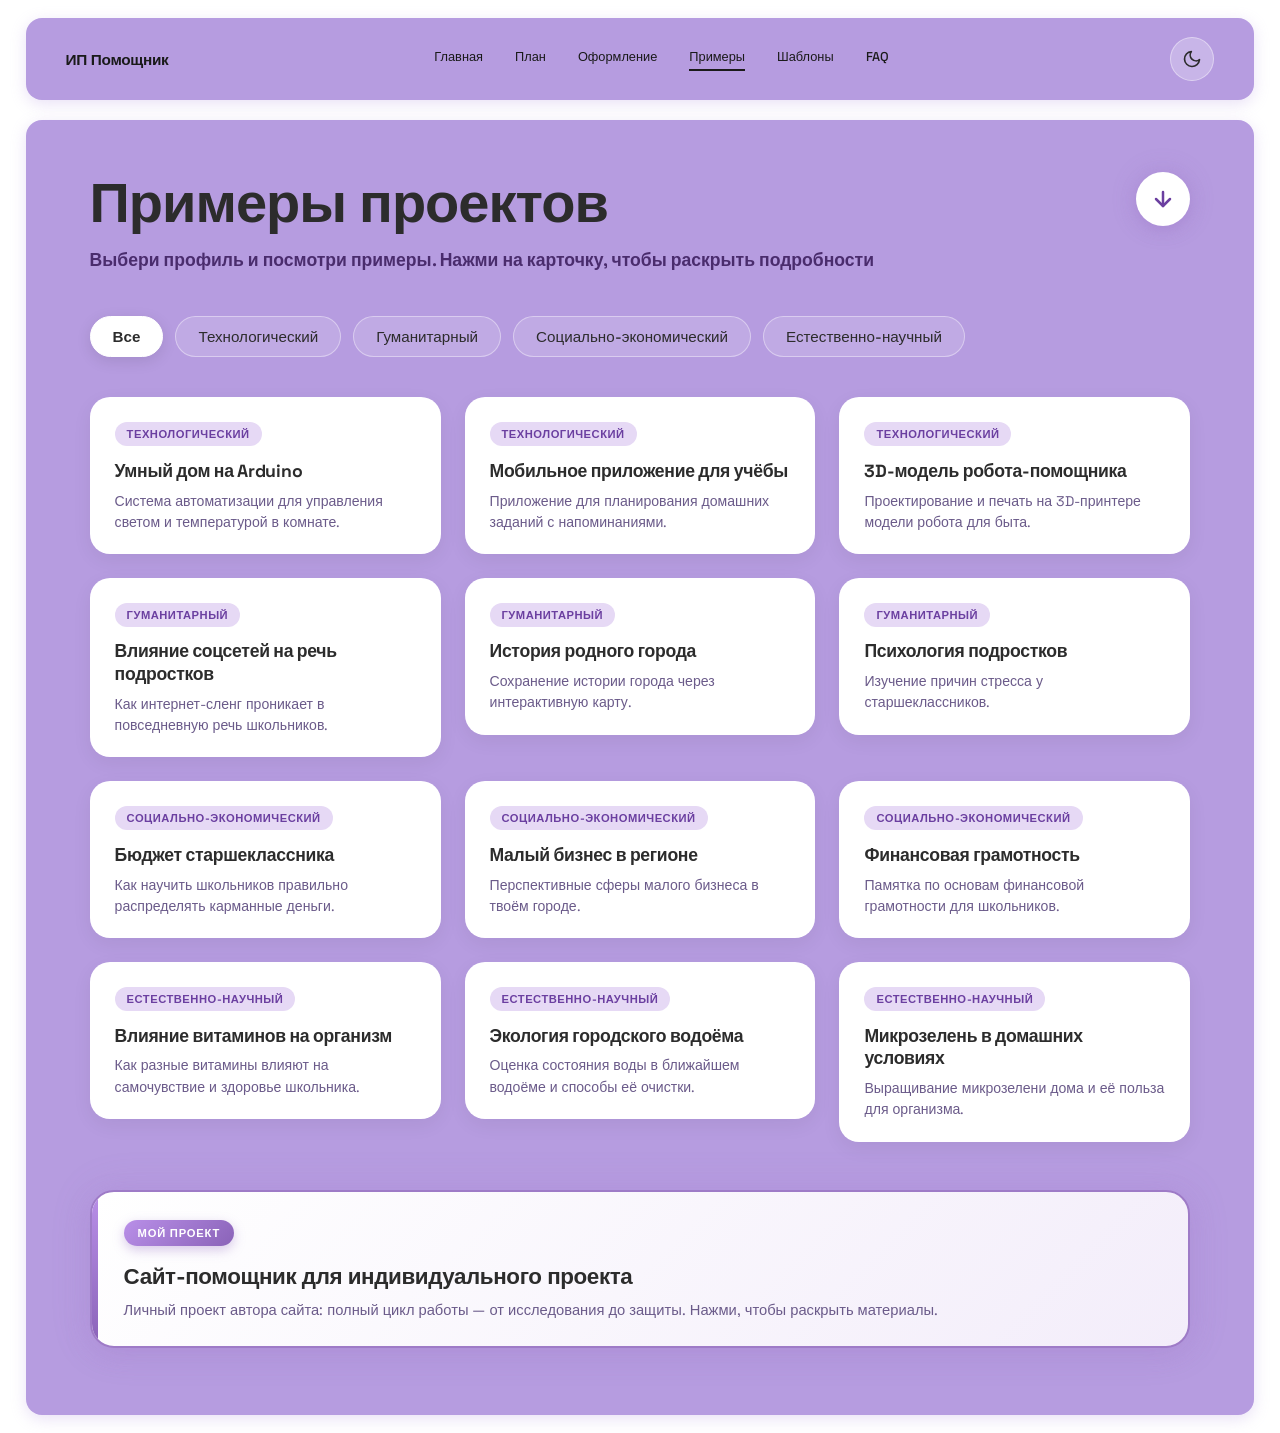
<file: primery.html>
<!DOCTYPE html>
<html lang="ru">
<head>
    <meta charset="UTF-8">
    <meta name="viewport" content="width=device-width, initial-scale=1.0">
    <title>ИП Помощник - Примеры проектов</title>
    <link rel="preconnect" href="https://fonts.googleapis.com">
    <link rel="preconnect" href="https://fonts.gstatic.com" crossorigin>
    <link href="https://fonts.googleapis.com/css2?family=Space+Grotesk:wght@400;500;600;700&display=swap" rel="stylesheet">
    <link rel="stylesheet" href="style.css">
</head>
<body>

    <div class="app-wrapper">
        
        <header class="header-card">
            <a href="about.html" class="logo">ИП Помощник</a>
            <nav class="navigation">
                <a href="index.html">Главная</a>
                <a href="plan.html">План</a>
                <a href="oformlenie.html">Оформление</a>
                <a href="primery.html" class="active">Примеры</a>
                <a href="templates.html">Шаблоны</a>
                <a href="faq.html">FAQ</a>
                
            </nav>
            <button class="theme-toggle" id="themeToggle" title="Переключить тему">
                <svg class="icon-moon" viewBox="0 0 24 24" fill="none" stroke="currentColor" stroke-width="2" stroke-linecap="round" stroke-linejoin="round">
                    <path d="M21 12.79A9 9 0 1 1 11.21 3 7 7 0 0 0 21 12.79z"></path>
                </svg>
                <svg class="icon-sun" viewBox="0 0 24 24" fill="none" stroke="currentColor" stroke-width="2" stroke-linecap="round" stroke-linejoin="round">
                    <circle cx="12" cy="12" r="4"></circle>
                    <line x1="12" y1="2" x2="12" y2="4"></line>
                    <line x1="12" y1="20" x2="12" y2="22"></line>
                    <line x1="4.93" y1="4.93" x2="6.34" y2="6.34"></line>
                    <line x1="17.66" y1="17.66" x2="19.07" y2="19.07"></line>
                    <line x1="2" y1="12" x2="4" y2="12"></line>
                    <line x1="20" y1="12" x2="22" y2="12"></line>
                    <line x1="4.93" y1="19.07" x2="6.34" y2="17.66"></line>
                    <line x1="17.66" y1="6.34" x2="19.07" y2="4.93"></line>
                </svg>
            </button>
        </header>

        <main class="content-card">
            
            <div class="page-header page-header-with-arrow">
                <div>
                    <h1>Примеры проектов</h1>
                    <p class="subtitle">Выбери профиль и посмотри примеры. Нажми на карточку, чтобы раскрыть подробности</p>
                </div>
                <button class="arrow-down-btn" id="scrollToProject" title="Перейти к моему проекту">
                    <svg viewBox="0 0 24 24" fill="none" stroke="currentColor" stroke-width="2.5" stroke-linecap="round" stroke-linejoin="round">
                        <line x1="12" y1="5" x2="12" y2="19"></line>
                        <polyline points="19 12 12 19 5 12"></polyline>
                    </svg>
                </button>
            </div>

            <div class="filter-buttons">
                <button class="filter-btn active" data-filter="all">Все</button>
                <button class="filter-btn" data-filter="tech">Технологический</button>
                <button class="filter-btn" data-filter="human">Гуманитарный</button>
                <button class="filter-btn" data-filter="socio">Социально-экономический</button>
                <button class="filter-btn" data-filter="chembio">Естественно-научный</button>
            </div>

            <div class="examples-grid">

                <!-- ТЕХНОЛОГИЧЕСКИЙ -->
                <div class="example-card" data-category="tech">
                    <div class="example-header">
                        <div class="example-tag">Технологический</div>
                        <h3>Умный дом на Arduino</h3>
                        <p class="example-preview">Система автоматизации для управления светом и температурой в комнате.</p>
                    </div>
                    <div class="example-body">
                        <div class="example-section">
                            <span class="example-label">Цель</span>
                            <p>Создать систему автоматизации для управления светом и температурой в комнате.</p>
                        </div>
                        <div class="example-section">
                            <span class="example-label">Продукт</span>
                            <p>Рабочий прототип с датчиками и мобильным управлением.</p>
                        </div>
                        <div class="example-section">
                            <span class="example-label">Задачи</span>
                            <ul>
                                <li>Изучить Arduino и основы электроники</li>
                                <li>Собрать схему с датчиками</li>
                                <li>Написать код для управления</li>
                                <li>Протестировать систему</li>
                            </ul>
                        </div>
                        <div class="example-section">
                            <span class="example-label">Кому полезно</span>
                            <p>Школьникам и студентам, изучающим электронику и программирование.</p>
                        </div>
                        <div class="example-footer">
                            <span>Arduino</span>
                            <span>C++</span>
                            <span>Датчики</span>
                        </div>
                    </div>
                </div>

                <div class="example-card" data-category="tech">
                    <div class="example-header">
                        <div class="example-tag">Технологический</div>
                        <h3>Мобильное приложение для учёбы</h3>
                        <p class="example-preview">Приложение для планирования домашних заданий с напоминаниями.</p>
                    </div>
                    <div class="example-body">
                        <div class="example-section">
                            <span class="example-label">Цель</span>
                            <p>Помочь школьникам планировать домашние задания и не забывать о дедлайнах.</p>
                        </div>
                        <div class="example-section">
                            <span class="example-label">Продукт</span>
                            <p>Приложение с расписанием, напоминаниями и статистикой.</p>
                        </div>
                        <div class="example-section">
                            <span class="example-label">Задачи</span>
                            <ul>
                                <li>Продумать функционал приложения</li>
                                <li>Сверстать интерфейс</li>
                                <li>Написать логику на JavaScript</li>
                                <li>Провести тестирование</li>
                            </ul>
                        </div>
                        <div class="example-section">
                            <span class="example-label">Кому полезно</span>
                            <p>Ученикам 9–11 классов и студентам.</p>
                        </div>
                        <div class="example-footer">
                            <span>HTML</span>
                            <span>CSS</span>
                            <span>JavaScript</span>
                        </div>
                    </div>
                </div>

                <div class="example-card" data-category="tech">
                    <div class="example-header">
                        <div class="example-tag">Технологический</div>
                        <h3>3D-модель робота-помощника</h3>
                        <p class="example-preview">Проектирование и печать на 3D-принтере модели робота для быта.</p>
                    </div>
                    <div class="example-body">
                        <div class="example-section">
                            <span class="example-label">Цель</span>
                            <p>Спроектировать и напечатать на 3D-принтере модель робота для помощи в быту.</p>
                        </div>
                        <div class="example-section">
                            <span class="example-label">Продукт</span>
                            <p>Физическая 3D-модель робота с документацией.</p>
                        </div>
                        <div class="example-section">
                            <span class="example-label">Задачи</span>
                            <ul>
                                <li>Изучить 3D-моделирование в Blender</li>
                                <li>Спроектировать корпус робота</li>
                                <li>Напечатать модель на 3D-принтере</li>
                                <li>Собрать и протестировать</li>
                            </ul>
                        </div>
                        <div class="example-section">
                            <span class="example-label">Кому полезно</span>
                            <p>Людям с ограниченными возможностями и инженерам-любителям.</p>
                        </div>
                        <div class="example-footer">
                            <span>Blender</span>
                            <span>3D-принтер</span>
                            <span>PLA</span>
                        </div>
                    </div>
                </div>

                <!-- ГУМАНИТАРНЫЙ -->
                <div class="example-card" data-category="human">
                    <div class="example-header">
                        <div class="example-tag">Гуманитарный</div>
                        <h3>Влияние соцсетей на речь подростков</h3>
                        <p class="example-preview">Как интернет-сленг проникает в повседневную речь школьников.</p>
                    </div>
                    <div class="example-body">
                        <div class="example-section">
                            <span class="example-label">Цель</span>
                            <p>Выяснить, как интернет-сленг влияет на речь современных школьников.</p>
                        </div>
                        <div class="example-section">
                            <span class="example-label">Продукт</span>
                            <p>Исследование + буклет с рекомендациями для учителей.</p>
                        </div>
                        <div class="example-section">
                            <span class="example-label">Задачи</span>
                            <ul>
                                <li>Провести опрос среди одноклассников</li>
                                <li>Проанализировать результаты</li>
                                <li>Сделать выводы</li>
                                <li>Оформить буклет</li>
                            </ul>
                        </div>
                        <div class="example-section">
                            <span class="example-label">Кому полезно</span>
                            <p>Учителям русского языка, родителям, школьникам.</p>
                        </div>
                        <div class="example-footer">
                            <span>Опрос</span>
                            <span>Анализ</span>
                            <span>Наблюдение</span>
                        </div>
                    </div>
                </div>

                <div class="example-card" data-category="human">
                    <div class="example-header">
                        <div class="example-tag">Гуманитарный</div>
                        <h3>История родного города</h3>
                        <p class="example-preview">Сохранение истории города через интерактивную карту.</p>
                    </div>
                    <div class="example-body">
                        <div class="example-section">
                            <span class="example-label">Цель</span>
                            <p>Сохранить историю города и сделать её доступной для школьников.</p>
                        </div>
                        <div class="example-section">
                            <span class="example-label">Продукт</span>
                            <p>Интерактивная карта с историческими местами города.</p>
                        </div>
                        <div class="example-section">
                            <span class="example-label">Задачи</span>
                            <ul>
                                <li>Собрать информацию об исторических местах</li>
                                <li>Сфотографировать объекты</li>
                                <li>Оформить карту с описаниями</li>
                            </ul>
                        </div>
                        <div class="example-section">
                            <span class="example-label">Кому полезно</span>
                            <p>Школьникам, туристам, жителям города.</p>
                        </div>
                        <div class="example-footer">
                            <span>Google Maps</span>
                            <span>HTML</span>
                            <span>Архивы</span>
                        </div>
                    </div>
                </div>

                <div class="example-card" data-category="human">
                    <div class="example-header">
                        <div class="example-tag">Гуманитарный</div>
                        <h3>Психология подростков</h3>
                        <p class="example-preview">Изучение причин стресса у старшеклассников.</p>
                    </div>
                    <div class="example-body">
                        <div class="example-section">
                            <span class="example-label">Цель</span>
                            <p>Изучить причины стресса у старшеклассников и найти способы его снижения.</p>
                        </div>
                        <div class="example-section">
                            <span class="example-label">Продукт</span>
                            <p>Памятка для школьников + рекомендации родителям.</p>
                        </div>
                        <div class="example-section">
                            <span class="example-label">Задачи</span>
                            <ul>
                                <li>Провести анкетирование</li>
                                <li>Обработать данные</li>
                                <li>Оформить буклет</li>
                            </ul>
                        </div>
                        <div class="example-section">
                            <span class="example-label">Кому полезно</span>
                            <p>Старшеклассникам и школьным психологам.</p>
                        </div>
                        <div class="example-footer">
                            <span>Анкетирование</span>
                            <span>Анализ</span>
                        </div>
                    </div>
                </div>

                <!-- СОЦИАЛЬНО-ЭКОНОМИЧЕСКИЙ -->
                <div class="example-card" data-category="socio">
                    <div class="example-header">
                        <div class="example-tag">Социально-экономический</div>
                        <h3>Бюджет старшеклассника</h3>
                        <p class="example-preview">Как научить школьников правильно распределять карманные деньги.</p>
                    </div>
                    <div class="example-body">
                        <div class="example-section">
                            <span class="example-label">Цель</span>
                            <p>Научить школьников правильно распределять карманные деньги.</p>
                        </div>
                        <div class="example-section">
                            <span class="example-label">Продукт</span>
                            <p>Шаблон для ведения личного бюджета + инструкция.</p>
                        </div>
                        <div class="example-section">
                            <span class="example-label">Задачи</span>
                            <ul>
                                <li>Провести опрос о тратах</li>
                                <li>Проанализировать результаты</li>
                                <li>Создать шаблон в Google Таблицах</li>
                            </ul>
                        </div>
                        <div class="example-section">
                            <span class="example-label">Кому полезно</span>
                            <p>Ученикам 8–11 классов.</p>
                        </div>
                        <div class="example-footer">
                            <span>Google Таблицы</span>
                            <span>Excel</span>
                        </div>
                    </div>
                </div>

                <div class="example-card" data-category="socio">
                    <div class="example-header">
                        <div class="example-tag">Социально-экономический</div>
                        <h3>Малый бизнес в регионе</h3>
                        <p class="example-preview">Перспективные сферы малого бизнеса в твоём городе.</p>
                    </div>
                    <div class="example-body">
                        <div class="example-section">
                            <span class="example-label">Цель</span>
                            <p>Выяснить, какие сферы малого бизнеса перспективны в твоём городе.</p>
                        </div>
                        <div class="example-section">
                            <span class="example-label">Продукт</span>
                            <p>Бизнес-план с идеей для начинающего предпринимателя.</p>
                        </div>
                        <div class="example-section">
                            <span class="example-label">Задачи</span>
                            <ul>
                                <li>Изучить рынок города</li>
                                <li>Провести опрос жителей</li>
                                <li>Разработать концепцию бизнеса</li>
                            </ul>
                        </div>
                        <div class="example-section">
                            <span class="example-label">Кому полезно</span>
                            <p>Начинающим предпринимателям и школьникам.</p>
                        </div>
                        <div class="example-footer">
                            <span>SWOT-анализ</span>
                            <span>Опрос</span>
                        </div>
                    </div>
                </div>

                <div class="example-card" data-category="socio">
                    <div class="example-header">
                        <div class="example-tag">Социально-экономический</div>
                        <h3>Финансовая грамотность</h3>
                        <p class="example-preview">Памятка по основам финансовой грамотности для школьников.</p>
                    </div>
                    <div class="example-body">
                        <div class="example-section">
                            <span class="example-label">Цель</span>
                            <p>Повысить финансовую грамотность школьников.</p>
                        </div>
                        <div class="example-section">
                            <span class="example-label">Продукт</span>
                            <p>Памятка по основам финансовой грамотности.</p>
                        </div>
                        <div class="example-section">
                            <span class="example-label">Задачи</span>
                            <ul>
                                <li>Изучить теорию</li>
                                <li>Подобрать примеры</li>
                                <li>Оформить памятку</li>
                            </ul>
                        </div>
                        <div class="example-section">
                            <span class="example-label">Кому полезно</span>
                            <p>Ученикам 8–11 классов.</p>
                        </div>
                        <div class="example-footer">
                            <span>Анализ</span>
                            <span>Опрос</span>
                        </div>
                    </div>
                </div>

                <!-- ЕСТЕСТВЕННО-НАУЧНЫЙ -->
                <div class="example-card" data-category="chembio">
                    <div class="example-header">
                        <div class="example-tag">Естественно-научный</div>
                        <h3>Влияние витаминов на организм</h3>
                        <p class="example-preview">Как разные витамины влияют на самочувствие и здоровье школьника.</p>
                    </div>
                    <div class="example-body">
                        <div class="example-section">
                            <span class="example-label">Цель</span>
                            <p>Выяснить, как разные витамины влияют на самочувствие и здоровье.</p>
                        </div>
                        <div class="example-section">
                            <span class="example-label">Продукт</span>
                            <p>Исследование + таблица содержания витаминов в продуктах.</p>
                        </div>
                        <div class="example-section">
                            <span class="example-label">Задачи</span>
                            <ul>
                                <li>Изучить литературу о витаминах</li>
                                <li>Провести наблюдения</li>
                                <li>Сделать таблицу и выводы</li>
                            </ul>
                        </div>
                        <div class="example-section">
                            <span class="example-label">Кому полезно</span>
                            <p>Школьникам и их родителям.</p>
                        </div>
                        <div class="example-footer">
                            <span>Анализ</span>
                            <span>Наблюдение</span>
                        </div>
                    </div>
                </div>

                <div class="example-card" data-category="chembio">
                    <div class="example-header">
                        <div class="example-tag">Естественно-научный</div>
                        <h3>Экология городского водоёма</h3>
                        <p class="example-preview">Оценка состояния воды в ближайшем водоёме и способы её очистки.</p>
                    </div>
                    <div class="example-body">
                        <div class="example-section">
                            <span class="example-label">Цель</span>
                            <p>Оценить состояние воды в ближайшем водоёме и предложить способы очистки.</p>
                        </div>
                        <div class="example-section">
                            <span class="example-label">Продукт</span>
                            <p>Отчёт с результатами анализа + рекомендации.</p>
                        </div>
                        <div class="example-section">
                            <span class="example-label">Задачи</span>
                            <ul>
                                <li>Взять пробы воды</li>
                                <li>Провести химический анализ</li>
                                <li>Сделать выводы и рекомендации</li>
                            </ul>
                        </div>
                        <div class="example-section">
                            <span class="example-label">Кому полезно</span>
                            <p>Жителям города и экологам.</p>
                        </div>
                        <div class="example-footer">
                            <span>Хим. анализ</span>
                            <span>Наблюдение</span>
                        </div>
                    </div>
                </div>

                <div class="example-card" data-category="chembio">
                    <div class="example-header">
                        <div class="example-tag">Естественно-научный</div>
                        <h3>Микрозелень в домашних условиях</h3>
                        <p class="example-preview">Выращивание микрозелени дома и её польза для организма.</p>
                    </div>
                    <div class="example-body">
                        <div class="example-section">
                            <span class="example-label">Цель</span>
                            <p>Выяснить, как вырастить микрозелень дома и сравнить её с обычными овощами.</p>
                        </div>
                        <div class="example-section">
                            <span class="example-label">Продукт</span>
                            <p>Мини-ферма + сравнительная таблица пользы.</p>
                        </div>
                        <div class="example-section">
                            <span class="example-label">Задачи</span>
                            <ul>
                                <li>Изучить технологию выращивания</li>
                                <li>Вырастить микрозелень</li>
                                <li>Сравнить с обычными овощами</li>
                            </ul>
                        </div>
                        <div class="example-section">
                            <span class="example-label">Кому полезно</span>
                            <p>Школьникам и семьям.</p>
                        </div>
                        <div class="example-footer">
                            <span>Эксперимент</span>
                            <span>Наблюдение</span>
                        </div>
                    </div>
                </div>

            </div>

            <!-- Особая плашка «Мой проект» -->
            <div class="my-project-card" id="myProject">
                <div class="my-project-header">
                    <div class="my-project-badge">Мой проект</div>
                    <h3>Сайт-помощник для индивидуального проекта</h3>
                    <p class="my-project-preview">Личный проект автора сайта: полный цикл работы — от исследования до защиты. Нажми, чтобы раскрыть материалы.</p>
                </div>

                <div class="my-project-body">
                    <p class="my-project-note">
                        <strong>Скоро здесь появится:</strong> полный текст проекта (Word), презентация для защиты и речь, которую я произносил на защите.
                    </p>

                    <div class="my-project-files">
                        <a href="files/moy_proekt.docx" download class="file-card">
                            <div class="file-icon">📄</div>
                            <div class="file-info">
                                <h4>Пояснительная записка</h4>
                                <p>Полный текст проекта в формате Word</p>
                            </div>
                            <div class="file-download">
                                <svg viewBox="0 0 24 24" fill="none" stroke="currentColor" stroke-width="2" stroke-linecap="round" stroke-linejoin="round">
                                    <line x1="12" y1="5" x2="12" y2="19"></line>
                                    <polyline points="19 12 12 19 5 12"></polyline>
                                </svg>
                            </div>
                        </a>

                        <a href="files/moya_prezentaciya.pptx" download class="file-card">
                            <div class="file-icon">📊</div>
                            <div class="file-info">
                                <h4>Презентация для защиты</h4>
                                <p>Слайды, которые я показывал комиссии</p>
                            </div>
                            <div class="file-download">
                                <svg viewBox="0 0 24 24" fill="none" stroke="currentColor" stroke-width="2" stroke-linecap="round" stroke-linejoin="round">
                                    <line x1="12" y1="5" x2="12" y2="19"></line>
                                    <polyline points="19 12 12 19 5 12"></polyline>
                                </svg>
                            </div>
                        </a>

                        <a href="files/moya_rech.docx" download class="file-card">
                            <div class="file-icon">🎤</div>
                            <div class="file-info">
                                <h4>Речь для защиты</h4>
                                <p>Текст выступления перед комиссией</p>
                            </div>
                            <div class="file-download">
                                <svg viewBox="0 0 24 24" fill="none" stroke="currentColor" stroke-width="2" stroke-linecap="round" stroke-linejoin="round">
                                    <line x1="12" y1="5" x2="12" y2="19"></line>
                                    <polyline points="19 12 12 19 5 12"></polyline>
                                </svg>
                            </div>
                        </a>
                    </div>
                </div>
            </div>

        </main>
    </div>

    <script>
        // Фильтрация
        const filterButtons = document.querySelectorAll('.filter-btn');
        const exampleCards = document.querySelectorAll('.example-card');

        filterButtons.forEach(btn => {
            btn.addEventListener('click', () => {
                filterButtons.forEach(b => b.classList.remove('active'));
                btn.classList.add('active');
                const filter = btn.dataset.filter;

                exampleCards.forEach(card => {
                    const category = card.dataset.category;
                    card.classList.remove('open');

                    if (filter === 'all' || filter === category) {
                        card.style.display = 'flex';
                        card.style.animation = 'fadeIn 0.35s ease forwards';
                    } else {
                        card.style.display = 'none';
                    }
                });
            });
        });

        // Раскрытие карточек
        exampleCards.forEach(card => {
            card.addEventListener('click', (e) => {
                if (e.target.closest('a, button')) return;
                const isOpen = card.classList.contains('open');
                exampleCards.forEach(c => c.classList.remove('open'));
                if (!isOpen) card.classList.add('open');
            });
        });

        // Раскрытие плашки «Мой проект»
        const myProject = document.getElementById('myProject');
        myProject.addEventListener('click', (e) => {
            if (e.target.closest('a')) return;
            myProject.classList.toggle('open');
        });

        // Стрелка вниз
        document.getElementById('scrollToProject').addEventListener('click', () => {
            myProject.scrollIntoView({ behavior: 'smooth', block: 'center' });
            setTimeout(() => myProject.classList.add('open'), 500);
        });

        // Переключение темы
        (function() {
            var themeToggle = document.getElementById('themeToggle');
            var currentTheme = localStorage.getItem('theme') || 'light';
            document.documentElement.setAttribute('data-theme', currentTheme);

            themeToggle.addEventListener('click', function() {
                var theme = document.documentElement.getAttribute('data-theme');
                var newTheme = theme === 'dark' ? 'light' : 'dark';
                document.documentElement.setAttribute('data-theme', newTheme);
                localStorage.setItem('theme', newTheme);
            });
        })();
    </script>

</body>
</html>
</file>
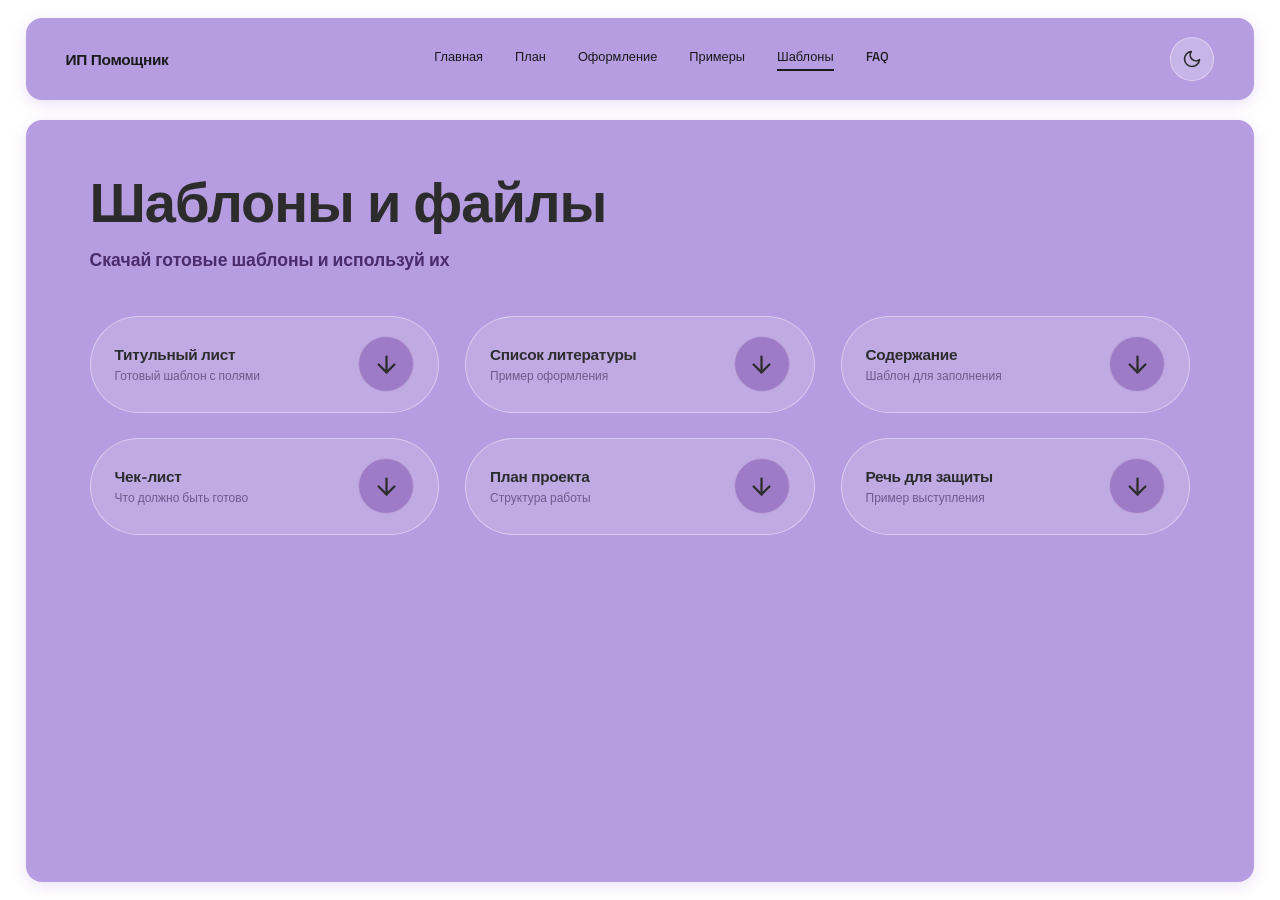
<file: templates.html>
<!DOCTYPE html>
<html lang="ru">
<head>
    <meta charset="UTF-8">
    <meta name="viewport" content="width=device-width, initial-scale=1.0">
    <title>ИП Помощник - Шаблоны и файлы</title>
    <link rel="icon" type="image/png" href="files/favicon.png">
    <link rel="preconnect" href="https://fonts.googleapis.com">
    <link rel="preconnect" href="https://fonts.gstatic.com" crossorigin>
    <link href="https://fonts.googleapis.com/css2?family=Space+Grotesk:wght@400;500;600;700&display=swap" rel="stylesheet">
    <link rel="stylesheet" href="style.css">
</head>
<body>

    <div class="app-wrapper">
        
        <!-- Шапка сайта -->
        <header class="header-card">
    <a href="about.html" class="logo">ИП Помощник</a>
    <nav class="navigation">
        <a href="index.html">Главная</a>
        <a href="plan.html">План</a>
        <a href="oformlenie.html">Оформление</a>
        <a href="primery.html">Примеры</a>
        <a href="templates.html" class="active">Шаблоны</a>
        <a href="faq.html">FAQ</a>
    
    </nav>
    <button class="theme-toggle" id="themeToggle" title="Переключить тему">
        <svg class="icon-moon" viewBox="0 0 24 24" fill="none" stroke="currentColor" stroke-width="2" stroke-linecap="round" stroke-linejoin="round">
            <path d="M21 12.79A9 9 0 1 1 11.21 3 7 7 0 0 0 21 12.79z"></path>
        </svg>
        <svg class="icon-sun" viewBox="0 0 24 24" fill="none" stroke="currentColor" stroke-width="2" stroke-linecap="round" stroke-linejoin="round">
            <circle cx="12" cy="12" r="4"></circle>
            <line x1="12" y1="2" x2="12" y2="4"></line>
            <line x1="12" y1="20" x2="12" y2="22"></line>
            <line x1="4.93" y1="4.93" x2="6.34" y2="6.34"></line>
            <line x1="17.66" y1="17.66" x2="19.07" y2="19.07"></line>
            <line x1="2" y1="12" x2="4" y2="12"></line>
            <line x1="20" y1="12" x2="22" y2="12"></line>
            <line x1="4.93" y1="19.07" x2="6.34" y2="17.66"></line>
            <line x1="17.66" y1="6.34" x2="19.07" y2="4.93"></line>
        </svg>
    </button>
</header>

        <!-- Основной контент -->
        <main class="content-card">
            
            <div class="page-header">
                <h1>Шаблоны и файлы</h1>
                <p class="subtitle">Скачай готовые шаблоны и используй их</p>
            </div>

            <!-- Сетка карточек -->
            <div class="grid-container">
                
                <!-- 1. Титульный лист (.docx) -->
                <a href="files/titulny_list.docx" download class="card">
                    <div class="card-text">
                        <h3>Титульный лист</h3>
                        <p>Готовый шаблон с полями</p>
                    </div>
                    <div class="download-btn">
                        <svg viewBox="0 0 24 24" fill="none" stroke="currentColor" stroke-width="2" stroke-linecap="round" stroke-linejoin="round">
                            <line x1="12" y1="5" x2="12" y2="19"></line>
                            <polyline points="19 12 12 19 5 12"></polyline>
                        </svg>
                    </div>
                </a>

                <!-- 2. Список литературы (.txt) -->
                <a href="files/spisok_literatury.txt" download class="card">
                    <div class="card-text">
                        <h3>Список литературы</h3>
                        <p>Пример оформления</p>
                    </div>
                    <div class="download-btn">
                        <svg viewBox="0 0 24 24" fill="none" stroke="currentColor" stroke-width="2" stroke-linecap="round" stroke-linejoin="round">
                            <line x1="12" y1="5" x2="12" y2="19"></line>
                            <polyline points="19 12 12 19 5 12"></polyline>
                        </svg>
                    </div>
                </a>

                <!-- 3. Содержание (.txt) -->
                <a href="files/soderzhanie.txt" download class="card">
                    <div class="card-text">
                        <h3>Содержание</h3>
                        <p>Шаблон для заполнения</p>
                    </div>
                    <div class="download-btn">
                        <svg viewBox="0 0 24 24" fill="none" stroke="currentColor" stroke-width="2" stroke-linecap="round" stroke-linejoin="round">
                            <line x1="12" y1="5" x2="12" y2="19"></line>
                            <polyline points="19 12 12 19 5 12"></polyline>
                        </svg>
                    </div>
                </a>

                <!-- 4. Чек-лист (.txt) -->
                <a href="files/chek_list.txt" download class="card">
                    <div class="card-text">
                        <h3>Чек-лист</h3>
                        <p>Что должно быть готово</p>
                    </div>
                    <div class="download-btn">
                        <svg viewBox="0 0 24 24" fill="none" stroke="currentColor" stroke-width="2" stroke-linecap="round" stroke-linejoin="round">
                            <line x1="12" y1="5" x2="12" y2="19"></line>
                            <polyline points="19 12 12 19 5 12"></polyline>
                        </svg>
                    </div>
                </a>

                <!-- 5. План проекта (.txt) -->
                <a href="files/plan_proekta.txt" download class="card">
                    <div class="card-text">
                        <h3>План проекта</h3>
                        <p>Структура работы</p>
                    </div>
                    <div class="download-btn">
                        <svg viewBox="0 0 24 24" fill="none" stroke="currentColor" stroke-width="2" stroke-linecap="round" stroke-linejoin="round">
                            <line x1="12" y1="5" x2="12" y2="19"></line>
                            <polyline points="19 12 12 19 5 12"></polyline>
                        </svg>
                    </div>
                </a>

                <!-- 6. Речь для защиты (.txt) -->
                <a href="files/rech_zashchita.txt" download class="card">
                    <div class="card-text">
                        <h3>Речь для защиты</h3>
                        <p>Пример выступления</p>
                    </div>
                    <div class="download-btn">
                        <svg viewBox="0 0 24 24" fill="none" stroke="currentColor" stroke-width="2" stroke-linecap="round" stroke-linejoin="round">
                            <line x1="12" y1="5" x2="12" y2="19"></line>
                            <polyline points="19 12 12 19 5 12"></polyline>
                        </svg>
                    </div>
                </a>

            </div>
        </main>
    </div>
<script>
    (function() {
        var themeToggle = document.getElementById('themeToggle');
        var currentTheme = localStorage.getItem('theme') || 'light';

        // Применяем сохранённую тему сразу при загрузке
        document.documentElement.setAttribute('data-theme', currentTheme);

        // Клик по кнопке — переключаем тему
        themeToggle.addEventListener('click', function() {
            var theme = document.documentElement.getAttribute('data-theme');
            var newTheme = theme === 'dark' ? 'light' : 'dark';
            document.documentElement.setAttribute('data-theme', newTheme);
            localStorage.setItem('theme', newTheme);
        });
    })();
</script>

</body>
</html>
</file>
<file: style.css>
/* ============================================================
   СБРОС СТИЛЕЙ
   ============================================================ */
* {
    margin: 0;
    padding: 0;
    box-sizing: border-box;
}

html, body {
    width: 100%;
    min-height: 100vh;
}

body {
    font-family: 'Space Grotesk', sans-serif;
    background-color: #ffffff;
    display: flex;
    justify-content: center;
    padding: 2vh 2vw;
    color: #1a1a1a;
    caret-color: transparent;
}

/* ============================================================
   ОБЩИЙ КОНТЕЙНЕР ВСЕГО САЙТА
   ============================================================ */
.app-wrapper {
    width: 100%;
    max-width: 1400px;
    display: flex;
    flex-direction: column;
    gap: 20px;
    min-height: calc(100vh - 4vh);
}

/* ============================================================
   ШАПКА САЙТА
   ============================================================ */
.header-card {
    background-color: #B69CE0;
    border-radius: 16px;
    padding: 1.2rem 2.5rem;
    display: flex;
    justify-content: space-between;
    align-items: center;
    flex-wrap: wrap;
    gap: 1rem;
    flex-shrink: 0;
    box-shadow: 0 4px 15px rgba(182, 156, 224, 0.3);
}

.logo {
    text-decoration: none;
    font-weight: 700;
    font-size: clamp(0.9rem, 1.2vw, 1.1rem);
    color: #1a1a1a;
    white-space: nowrap;
    letter-spacing: -0.3px;
    cursor: pointer;
    transition: opacity 0.2s ease;
}

.logo:hover {
    opacity: 0.75;
}

.navigation {
    display: flex;
    gap: clamp(1rem, 2.5vw, 2.5rem);
    flex-wrap: wrap;
    justify-content: center;
}

.navigation a {
    text-decoration: none;
    color: #1a1a1a;
    font-size: clamp(0.8rem, 1vw, 0.95rem);
    font-weight: 500;
    padding-bottom: 4px;
    border-bottom: 2px solid transparent;
    transition: border-color 0.2s, color 0.2s;
    white-space: nowrap;
}

.navigation a:hover {
    border-bottom-color: rgba(26, 26, 26, 0.3);
}

.navigation a.active {
    border-bottom-color: #1a1a1a;
}

/* Кнопка переключения темы */
.theme-toggle {
    width: 44px;
    height: 44px;
    border-radius: 50%;
    background-color: rgba(255, 255, 255, 0.25);
    border: 1px solid rgba(255, 255, 255, 0.4);
    display: flex;
    align-items: center;
    justify-content: center;
    cursor: pointer;
    flex-shrink: 0;
    transition: background-color 0.25s ease, transform 0.25s ease;
    margin-left: 1rem;
}

.theme-toggle:hover {
    background-color: rgba(255, 255, 255, 0.45);
    transform: scale(1.08);
}

.theme-toggle svg {
    width: 20px;
    height: 20px;
    stroke: #2c2c2c;
    transition: opacity 0.3s ease, transform 0.3s ease;
}

.theme-toggle .icon-sun {
    display: none;
}

[data-theme="dark"] .theme-toggle .icon-moon {
    display: none;
}

[data-theme="dark"] .theme-toggle .icon-sun {
    display: block;
}

/* ============================================================
   ОСНОВНОЙ КОНТЕНТ
   ============================================================ */
.content-card {
    background-color: #B69CE0;
    border-radius: 16px;
    padding: clamp(2rem, 4vw, 4rem) clamp(1.5rem, 5vw, 4rem);
    flex-grow: 1;
    box-shadow: 0 4px 15px rgba(182, 156, 224, 0.3);
}

/* ============================================================
   ГЛАВНАЯ
   ============================================================ */
.hero-section {
    display: flex;
    justify-content: space-between;
    align-items: flex-start;
    gap: 3rem;
    margin-bottom: 2rem;
    flex-wrap: wrap;
}

.hero-text {
    flex: 1;
    min-width: 300px;
}

.hero-text h1 {
    font-size: clamp(2rem, 5vw, 3.5rem);
    font-weight: 700;
    color: #2c2c2c;
    margin-bottom: 1.5rem;
    line-height: 1.1;
    letter-spacing: -1px;
}

.hero-text .subtitle {
    font-size: clamp(1rem, 1.5vw, 1.2rem);
    font-weight: 600;
    color: #4a2c6d;
    margin-bottom: 2rem;
}

.buttons-group {
    display: flex;
    gap: 1rem;
    flex-wrap: wrap;
}

.btn {
    display: inline-block;
    padding: 12px 28px;
    border-radius: 12px;
    font-family: 'Space Grotesk', sans-serif;
    font-size: 1rem;
    font-weight: 600;
    cursor: pointer;
    transition: all 0.2s;
    border: none;
    text-decoration: none;
    text-align: center;
}

.btn-primary {
    background: linear-gradient(135deg, #A87FE0 0%, #8A63B8 100%);
    color: #ffffff;
    font-weight: 700;
    letter-spacing: 0.3px;
    position: relative;
    overflow: hidden;
    box-shadow:
        0 6px 20px rgba(158, 123, 199, 0.5),
        0 2px 6px rgba(158, 123, 199, 0.3),
        inset 0 1px 0 rgba(255, 255, 255, 0.3);
    transition: all 0.35s cubic-bezier(0.25, 0.8, 0.25, 1);
}

.btn-primary::before {
    content: "";
    position: absolute;
    inset: 0;
    background: linear-gradient(180deg, rgba(255, 255, 255, 0.2) 0%, transparent 60%);
    opacity: 0;
    transition: opacity 0.35s ease;
    pointer-events: none;
}

.btn-primary:hover {
    background: linear-gradient(135deg, #B98FE8 0%, #9A73C8 100%);
    transform: translateY(-3px) scale(1.03);
    box-shadow:
        0 12px 30px rgba(158, 123, 199, 0.7),
        0 4px 12px rgba(158, 123, 199, 0.5),
        0 0 25px rgba(158, 123, 199, 0.6),
        inset 0 1px 0 rgba(255, 255, 255, 0.4);
}

.btn-primary:hover::before {
    opacity: 1;
}

.btn-primary:active {
    transform: translateY(-1px) scale(0.99);
    box-shadow:
        0 4px 12px rgba(158, 123, 199, 0.6),
        0 2px 6px rgba(158, 123, 199, 0.4),
        inset 0 2px 4px rgba(0, 0, 0, 0.1);
}

.btn-secondary {
    background-color: rgba(255, 255, 255, 0.2);
    color: #2c2c2c;
    border: 1px solid rgba(255, 255, 255, 0.4);
}

.btn-secondary:hover {
    background-color: rgba(255, 255, 255, 0.3);
    transform: translateY(-2px);
}

/* QR-код */
.hero-square {
    display: flex;
    flex-direction: column;
    align-items: center;
    gap: 14px;
    flex-shrink: 0;
}

.qr-container {
    width: clamp(180px, 17vw, 240px);
    height: clamp(180px, 17vw, 240px);
    background-color: #ffffff;
    border-radius: 20px;
    padding: 6px;
    box-sizing: border-box;
    display: flex;
    align-items: center;
    justify-content: center;
    box-shadow:
        0 0 15px rgba(158, 123, 199, 0.6),
        0 0 30px rgba(158, 123, 199, 0.4),
        0 0 60px rgba(158, 123, 199, 0.2),
        0 4px 15px rgba(0, 0, 0, 0.1);
    transition: box-shadow 0.4s ease, transform 0.4s ease;
    cursor: pointer;
}

.qr-container:hover {
    box-shadow:
        0 0 20px rgba(158, 123, 199, 0.8),
        0 0 40px rgba(158, 123, 199, 0.6),
        0 0 80px rgba(158, 123, 199, 0.4),
        0 6px 22px rgba(0, 0, 0, 0.15);
    transform: translateY(-3px) scale(1.01);
}

.qr-image {
    width: 100%;
    height: 100%;
    object-fit: contain;
    border-radius: 8px;
    display: block;
}

.square-text {
    font-size: 0.85rem;
    font-weight: 600;
    color: #4a2c6d;
    text-align: center;
    max-width: 240px;
    line-height: 1.35;
}

/* Модальное окно QR */
.qr-modal {
    position: fixed;
    inset: 0;
    background-color: rgba(20, 15, 35, 0.85);
    backdrop-filter: blur(12px);
    -webkit-backdrop-filter: blur(12px);
    display: flex;
    align-items: center;
    justify-content: center;
    z-index: 9999;
    opacity: 0;
    visibility: hidden;
    transition: opacity 0.35s ease, visibility 0.35s ease;
    padding: 20px;
}

.qr-modal.active {
    opacity: 1;
    visibility: visible;
}

.qr-modal-content {
    display: flex;
    flex-direction: column;
    align-items: center;
    gap: 1.25rem;
    transform: scale(0.85);
    opacity: 0;
    transition: transform 0.4s cubic-bezier(0.22, 1, 0.36, 1), opacity 0.4s ease;
}

.qr-modal.active .qr-modal-content {
    transform: scale(1);
    opacity: 1;
}

.qr-modal-image {
    width: min(80vh, 80vw);
    height: min(80vh, 80vw);
    max-width: 700px;
    max-height: 700px;
    background-color: #ffffff;
    border-radius: 24px;
    padding: 20px;
    box-shadow:
        0 0 40px rgba(158, 123, 199, 0.8),
        0 0 100px rgba(158, 123, 199, 0.5),
        0 20px 60px rgba(0, 0, 0, 0.4);
    object-fit: contain;
    display: block;
}

.qr-modal-text {
    font-size: 1.05rem;
    font-weight: 600;
    color: #ffffff;
    text-align: center;
    letter-spacing: 0.3px;
    text-shadow: 0 2px 10px rgba(0, 0, 0, 0.5);
}

.qr-modal-close {
    position: absolute;
    top: 24px;
    right: 24px;
    width: 52px;
    height: 52px;
    border-radius: 50%;
    background-color: rgba(255, 255, 255, 0.15);
    border: 1px solid rgba(255, 255, 255, 0.3);
    display: flex;
    align-items: center;
    justify-content: center;
    cursor: pointer;
    transition: background-color 0.25s ease, transform 0.25s ease;
    z-index: 10000;
}

.qr-modal-close:hover {
    background-color: rgba(255, 255, 255, 0.3);
    transform: scale(1.1) rotate(90deg);
}

.qr-modal-close svg {
    width: 24px;
    height: 24px;
    stroke: #ffffff;
}

/* Блок «Что такое ИП?» */
.info-section {
    margin-bottom: 2rem;
    margin-top: -1rem;
}

.info-section h2 {
    font-size: clamp(1.5rem, 3vw, 2.2rem);
    font-weight: 700;
    color: #2c2c2c;
    margin-bottom: 0.75rem;
    letter-spacing: -0.5px;
}

.info-section p {
    font-size: clamp(0.95rem, 1.2vw, 1.1rem);
    color: #4a2c6d;
    line-height: 1.55;
    max-width: 800px;
}

/* Плашки на главной */
.home-grid {
    grid-template-columns: repeat(4, 1fr);
}

.home-card {
    display: flex;
    flex-direction: column;
    align-items: flex-start;
    text-align: left;
    padding: 1.5rem;
    border-radius: 20px;
    background-color: #ffffff;
    border: 1px solid rgba(255, 255, 255, 0.5);
    box-shadow: 0 4px 15px rgba(0, 0, 0, 0.05);
    min-height: auto;
    gap: 0;
    transition: transform 0.25s ease, box-shadow 0.25s ease, background-color 0.25s ease;
}

.home-card:hover {
    background-color: #f9f9f9;
    transform: translateY(-5px);
    box-shadow: 0 8px 25px rgba(0, 0, 0, 0.1);
}

.card-icon {
    width: 48px;
    height: 48px;
    display: flex;
    align-items: center;
    justify-content: center;
    margin-bottom: 1.25rem;
    background-color: transparent;
    padding: 0;
    margin-left: 0;
    align-self: flex-start;
}

.card-icon svg {
    width: 100%;
    height: 100%;
    display: block;
}

.home-card .card-text {
    display: flex;
    flex-direction: column;
    align-items: flex-start;
    text-align: left;
    width: 100%;
    margin: 0;
    padding: 0;
    padding-left: 8px;
}

.home-card .card-text h3 {
    font-size: 1.1rem;
    font-weight: 700;
    color: #2c2c2c;
    margin-bottom: 6px;
    letter-spacing: -0.3px;
}

.home-card .card-text p {
    font-size: 0.85rem;
    color: #6b5b8a;
    line-height: 1.4;
    font-weight: 500;
}

/* ============================================================
   ОБЩИЕ СТИЛИ ДЛЯ ВНУТРЕННИХ СТРАНИЦ
   ============================================================ */
.page-header {
    margin-bottom: clamp(2rem, 5vh, 4rem);
}

.page-header h1 {
    font-size: clamp(2rem, 5vw, 3.5rem);
    font-weight: 700;
    color: #2c2c2c;
    margin-bottom: 1rem;
    line-height: 1.1;
    letter-spacing: -1px;
}

.page-header .subtitle {
    font-size: clamp(0.9rem, 1.5vw, 1.1rem);
    font-weight: 600;
    color: #4a2c6d;
}

.grid-container {
    display: grid;
    grid-template-columns: repeat(auto-fit, minmax(320px, 1fr));
    gap: clamp(1rem, 2vw, 2rem);
    width: 100%;
}

.card {
    display: flex;
    justify-content: space-between;
    align-items: center;
    background-color: rgba(255, 255, 255, 0.15);
    border: 1px solid rgba(255, 255, 255, 0.4);
    border-radius: 50px;
    padding: clamp(0.75rem, 1.5vw, 1.25rem) clamp(1rem, 2vw, 1.5rem);
    text-decoration: none;
    transition: background-color 0.2s ease, border-color 0.2s ease, transform 0.2s;
    cursor: pointer;
    min-height: 80px;
}

.card:hover {
    background-color: rgba(255, 255, 255, 0.25);
    border-color: rgba(255, 255, 255, 0.6);
}

.card-text {
    display: flex;
    flex-direction: column;
    justify-content: center;
    flex: 1;
    margin-right: 1rem;
}

.card-text h3 {
    font-size: clamp(0.95rem, 1.2vw, 1.1rem);
    font-weight: 600;
    color: #2c2c2c;
    margin-bottom: 4px;
    letter-spacing: -0.3px;
}

.card-text p {
    font-size: clamp(0.75rem, 0.9vw, 0.85rem);
    color: #6b5b8a;
    font-weight: 400;
}

.download-btn {
    width: clamp(44px, 5vw, 56px);
    height: clamp(44px, 5vw, 56px);
    border-radius: 50%;
    background-color: #9E7BC7;
    border: 1px solid rgba(255, 255, 255, 0.3);
    display: flex;
    justify-content: center;
    align-items: center;
    flex-shrink: 0;
    transition: background-color 0.2s, transform 0.2s;
}

.download-btn svg {
    stroke: #2c2c2c;
    width: 50%;
    height: 50%;
}

.card:hover .download-btn {
    background-color: #8a63b8;
    transform: scale(1.05);
}

/* ============================================================
   СТРАНИЦА ПЛАНА
   ============================================================ */
.steps-navigation {
    display: flex;
    gap: 1rem;
    margin-bottom: 2.5rem;
    flex-wrap: wrap;
}

.step-btn {
    width: 52px;
    height: 52px;
    border-radius: 50%;
    border: none;
    background-color: rgba(255, 255, 255, 0.2);
    color: #4a2c6d;
    font-family: 'Space Grotesk', sans-serif;
    font-size: 1.2rem;
    font-weight: 600;
    cursor: pointer;
    transition: all 0.25s ease;
    display: flex;
    align-items: center;
    justify-content: center;
}

.step-btn:hover {
    background-color: rgba(255, 255, 255, 0.4);
    transform: translateY(-2px);
}

.step-btn.active {
    background-color: #ffffff;
    color: #2c2c2c;
    box-shadow: 0 4px 15px rgba(0, 0, 0, 0.1);
    transform: scale(1.05);
}

.step-card {
    background-color: #ffffff;
    border-radius: 24px;
    padding: 2.5rem 3rem;
    box-shadow: 0 8px 30px rgba(0, 0, 0, 0.08);
    max-width: 900px;
    transition: all 0.3s ease;
}

.step-card-header {
    display: flex;
    align-items: baseline;
    gap: 1.5rem;
    margin-bottom: 1.5rem;
    flex-wrap: wrap;
}

.step-title {
    font-size: 1.5rem;
    font-weight: 700;
    color: #2c2c2c;
    margin: 0;
    letter-spacing: -0.3px;
}

.step-subtitle {
    font-size: 1.1rem;
    font-weight: 500;
    color: #6b5b8a;
    margin: 0;
}

.step-content {
    display: flex;
    flex-direction: column;
    gap: 0.8rem;
    font-size: 0.95rem;
    line-height: 1.5;
    color: #4a2c6d;
}

.step-content p {
    margin: 0;
}

.step-content strong {
    color: #2c2c2c;
    font-weight: 600;
    margin-right: 4px;
}

.step-link {
    display: inline-block;
    margin-top: 0.5rem;
    color: #9E7BC7;
    font-weight: 600;
    text-decoration: none;
    transition: color 0.2s, transform 0.2s;
    align-self: flex-end;
    font-size: 0.9rem;
}

.step-link:hover {
    color: #8a63b8;
    transform: translateX(3px);
}

/* ============================================================
   СТРАНИЦА ОФОРМЛЕНИЯ
   ============================================================ */
.oformlenie-hero {
    display: flex;
    justify-content: space-between;
    align-items: flex-start;
    gap: 3rem;
    margin-bottom: 3rem;
    flex-wrap: wrap;
}

.oformlenie-title {
    flex: 1;
    min-width: 300px;
}

.oformlenie-title h1 {
    font-size: clamp(2rem, 4.5vw, 3.2rem);
    font-weight: 700;
    color: #2c2c2c;
    line-height: 1.1;
    letter-spacing: -1px;
    margin-bottom: 1.5rem;
}

.oformlenie-title .subtitle {
    font-size: clamp(1rem, 1.5vw, 1.2rem);
    font-weight: 600;
    color: #4a2c6d;
}

.requirements-card {
    background-color: #ffffff;
    border-radius: 16px;
    padding: 1.5rem 1.75rem;
    box-shadow: 0 6px 20px rgba(0, 0, 0, 0.08);
    max-width: 340px;
    flex-shrink: 0;
}

.requirements-card h3 {
    font-size: 1.05rem;
    font-weight: 700;
    color: #2c2c2c;
    margin-bottom: 1rem;
    letter-spacing: -0.3px;
}

.requirements-card ul {
    list-style: none;
    padding: 0;
    margin: 0;
    display: flex;
    flex-direction: column;
    gap: 0.5rem;
}

.requirements-card ul li {
    font-size: 0.85rem;
    color: #4a2c6d;
    font-weight: 500;
    position: relative;
    padding-left: 14px;
    line-height: 1.4;
}

.requirements-card ul li::before {
    content: "·";
    position: absolute;
    left: 0;
    top: -2px;
    font-size: 1.2rem;
    color: #9E7BC7;
    font-weight: 700;
}

.sections-list {
    display: flex;
    flex-direction: column;
    gap: 1.5rem;
    margin-bottom: 3rem;
}

.info-card {
    background-color: #ffffff;
    border-radius: 20px;
    padding: 2rem 2.5rem;
    box-shadow: 0 6px 20px rgba(0, 0, 0, 0.06);
    transition: transform 0.2s ease, box-shadow 0.2s ease;
}

.info-card:hover {
    transform: translateY(-3px);
    box-shadow: 0 10px 28px rgba(0, 0, 0, 0.1);
}

.info-card h3 {
    font-size: 1.3rem;
    font-weight: 700;
    color: #6b3fa0;
    margin-bottom: 1rem;
    letter-spacing: -0.4px;
}

.info-card ul {
    list-style: none;
    padding: 0;
    margin: 0;
    display: flex;
    flex-direction: column;
    gap: 0.6rem;
}

.info-card ul li {
    font-size: 0.95rem;
    color: #4a2c6d;
    font-weight: 400;
    position: relative;
    padding-left: 16px;
    line-height: 1.5;
}

.info-card ul li::before {
    content: "·";
    position: absolute;
    left: 0;
    top: -2px;
    font-size: 1.4rem;
    color: #9E7BC7;
    font-weight: 700;
}

.info-card ul li strong {
    color: #6b3fa0;
    font-weight: 700;
    margin-right: 4px;
}

.bottom-actions {
    display: flex;
    justify-content: space-between;
    align-items: center;
    gap: 1rem;
    padding-top: 1rem;
}

.btn-download-template {
    display: inline-block;
    background-color: #9E7BC7;
    color: #2c2c2c;
    text-decoration: none;
    font-family: 'Space Grotesk', sans-serif;
    font-size: 0.95rem;
    font-weight: 600;
    padding: 14px 26px;
    border-radius: 12px;
    transition: background-color 0.2s, transform 0.2s;
    box-shadow: 0 4px 15px rgba(158, 123, 199, 0.3);
}

.btn-download-template:hover {
    background-color: #8a63b8;
    transform: translateY(-2px);
}

.btn-scroll-top {
    width: 52px;
    height: 52px;
    border-radius: 50%;
    background-color: #9E7BC7;
    border: none;
    display: flex;
    align-items: center;
    justify-content: center;
    cursor: pointer;
    transition: background-color 0.2s, transform 0.2s;
    box-shadow: 0 4px 15px rgba(158, 123, 199, 0.4);
    flex-shrink: 0;
}

.btn-scroll-top svg {
    width: 22px;
    height: 22px;
    stroke: #2c2c2c;
}

.btn-scroll-top:hover {
    background-color: #8a63b8;
    transform: translateY(-3px) scale(1.05);
}

/* ============================================================
   СТРАНИЦА ПРИМЕРОВ
   ============================================================ */
.filter-buttons {
    display: flex;
    gap: 0.75rem;
    margin-bottom: 2.5rem;
    flex-wrap: wrap;
}

.filter-btn {
    padding: 10px 22px;
    border-radius: 50px;
    border: 1px solid rgba(255, 255, 255, 0.4);
    background-color: rgba(255, 255, 255, 0.15);
    color: #2c2c2c;
    font-family: 'Space Grotesk', sans-serif;
    font-size: 0.95rem;
    font-weight: 500;
    cursor: pointer;
    transition: all 0.25s ease;
    white-space: nowrap;
}

.filter-btn:hover {
    background-color: rgba(255, 255, 255, 0.3);
    transform: translateY(-2px);
}

.filter-btn.active {
    background-color: #ffffff;
    color: #2c2c2c;
    border-color: #ffffff;
    font-weight: 600;
    box-shadow: 0 4px 15px rgba(0, 0, 0, 0.1);
}

.examples-grid {
    display: grid;
    grid-template-columns: repeat(auto-fit, minmax(300px, 1fr));
    gap: 1.5rem;
    align-items: start;
}

.example-card {
    display: flex;
    flex-direction: column;
    background-color: #ffffff;
    border-radius: 20px;
    padding: 1.5rem 1.5rem 1.25rem 1.5rem;
    box-shadow: 0 6px 20px rgba(0, 0, 0, 0.06);
    transition: transform 0.3s ease, box-shadow 0.3s ease;
    border: 1px solid rgba(255, 255, 255, 0.5);
    cursor: pointer;
    opacity: 0;
    animation: fadeIn 0.35s ease forwards;
    overflow: hidden;
}

.example-card:hover {
    transform: translateY(-4px);
    box-shadow: 0 12px 30px rgba(0, 0, 0, 0.1);
}

.example-header {
    display: flex;
    flex-direction: column;
}

.example-tag {
    display: inline-block;
    font-size: 0.7rem;
    font-weight: 700;
    text-transform: uppercase;
    letter-spacing: 0.5px;
    color: #6b3fa0;
    background-color: #E6D9F5;
    padding: 5px 12px;
    border-radius: 50px;
    margin-bottom: 0.85rem;
    align-self: flex-start;
}

.example-card h3 {
    font-size: 1.1rem;
    font-weight: 700;
    color: #2c2c2c;
    margin-bottom: 0.5rem;
    letter-spacing: -0.3px;
    line-height: 1.3;
}

.example-preview {
    font-size: 0.88rem;
    color: #6b5b8a;
    line-height: 1.5;
    margin: 0;
}

.example-body {
    max-height: 0;
    overflow: hidden;
    transition: max-height 0.5s ease, margin-top 0.4s ease, opacity 0.4s ease;
    opacity: 0;
    margin-top: 0;
}

.example-card.open .example-body {
    max-height: 800px;
    opacity: 1;
    margin-top: 1.25rem;
}

.example-section {
    margin-bottom: 0.85rem;
    padding-bottom: 0.85rem;
    border-bottom: 1px solid rgba(158, 123, 199, 0.12);
}

.example-section:last-of-type {
    border-bottom: none;
    padding-bottom: 0;
    margin-bottom: 0.75rem;
}

.example-label {
    display: block;
    font-size: 0.72rem;
    font-weight: 700;
    text-transform: uppercase;
    letter-spacing: 0.5px;
    color: #9E7BC7;
    margin-bottom: 0.35rem;
}

.example-section p {
    font-size: 0.88rem;
    color: #4a2c6d;
    line-height: 1.5;
    margin: 0;
}

.example-section ul {
    list-style: none;
    padding: 0;
    margin: 0;
    display: flex;
    flex-direction: column;
    gap: 0.3rem;
}

.example-section ul li {
    font-size: 0.85rem;
    color: #4a2c6d;
    line-height: 1.5;
    position: relative;
    padding-left: 16px;
}

.example-section ul li::before {
    content: "•";
    position: absolute;
    left: 0;
    top: -1px;
    color: #9E7BC7;
    font-weight: 700;
    font-size: 1rem;
}

.example-footer {
    display: flex;
    flex-wrap: wrap;
    gap: 0.4rem;
    margin-top: 0.75rem;
}

.example-footer span {
    font-size: 0.7rem;
    font-weight: 600;
    color: #9E7BC7;
    background-color: #F3EDFA;
    padding: 4px 10px;
    border-radius: 50px;
    text-transform: uppercase;
    letter-spacing: 0.3px;
}

@keyframes fadeIn {
    from {
        opacity: 0;
        transform: translateY(10px);
    }
    to {
        opacity: 1;
        transform: translateY(0);
    }
}

/* Особая плашка «Мой проект» */
.my-project-card {
    background: linear-gradient(135deg, #ffffff 0%, #F3EDFA 100%);
    border: 2px solid #9E7BC7;
    border-radius: 24px;
    padding: 1.75rem 2rem 1.5rem 2rem;
    margin-top: 3rem;
    margin-bottom: 1rem;
    box-shadow:
        0 8px 25px rgba(158, 123, 199, 0.25),
        0 0 40px rgba(158, 123, 199, 0.15);
    cursor: pointer;
    transition: transform 0.3s ease, box-shadow 0.3s ease;
    position: relative;
    overflow: hidden;
    scroll-margin-top: 30px;
}

.my-project-card:hover {
    transform: translateY(-3px);
    box-shadow:
        0 12px 35px rgba(158, 123, 199, 0.35),
        0 0 60px rgba(158, 123, 199, 0.25);
}

.my-project-card::before {
    content: "";
    position: absolute;
    left: 0;
    top: 0;
    bottom: 0;
    width: 6px;
    background: linear-gradient(180deg, #B98FE8 0%, #8A63B8 100%);
}

.my-project-header {
    display: flex;
    flex-direction: column;
}

.my-project-badge {
    display: inline-block;
    font-size: 0.7rem;
    font-weight: 700;
    text-transform: uppercase;
    letter-spacing: 0.8px;
    color: #ffffff;
    background: linear-gradient(135deg, #B98FE8 0%, #8A63B8 100%);
    padding: 6px 14px;
    border-radius: 50px;
    margin-bottom: 1rem;
    align-self: flex-start;
    box-shadow: 0 4px 12px rgba(158, 123, 199, 0.4);
}

.my-project-card h3 {
    font-size: 1.4rem;
    font-weight: 700;
    color: #2c2c2c;
    margin-bottom: 0.5rem;
    letter-spacing: -0.4px;
    line-height: 1.3;
}

.my-project-preview {
    font-size: 0.92rem;
    color: #6b5b8a;
    line-height: 1.55;
    margin: 0;
}

.my-project-body {
    max-height: 0;
    overflow: hidden;
    opacity: 0;
    transition: max-height 0.6s ease, opacity 0.4s ease, margin-top 0.4s ease;
    margin-top: 0;
}

.my-project-card.open .my-project-body {
    max-height: 1200px;
    opacity: 1;
    margin-top: 1.5rem;
}

.my-project-note {
    font-size: 0.9rem;
    color: #4a2c6d;
    background-color: #F3EDFA;
    border-left: 4px solid #9E7BC7;
    padding: 0.9rem 1.1rem;
    border-radius: 10px;
    line-height: 1.5;
    margin-bottom: 1.25rem;
}

.my-project-note strong {
    color: #6b3fa0;
    font-weight: 700;
}

.my-project-files {
    display: grid;
    grid-template-columns: repeat(auto-fit, minmax(260px, 1fr));
    gap: 1rem;
}

.file-card {
    display: flex;
    align-items: center;
    gap: 1rem;
    background-color: #ffffff;
    border: 1px solid rgba(158, 123, 199, 0.25);
    border-radius: 16px;
    padding: 1rem 1.1rem;
    text-decoration: none;
    transition: transform 0.25s ease, box-shadow 0.25s ease, border-color 0.25s ease;
    cursor: pointer;
}

.file-card:hover {
    transform: translateY(-3px);
    border-color: #9E7BC7;
    box-shadow: 0 8px 22px rgba(158, 123, 199, 0.25);
}

.file-icon {
    width: 48px;
    height: 48px;
    border-radius: 12px;
    background: linear-gradient(135deg, #E6D9F5 0%, #D4C2EC 100%);
    display: flex;
    align-items: center;
    justify-content: center;
    font-size: 1.4rem;
    flex-shrink: 0;
}

.file-info {
    flex: 1;
    min-width: 0;
}

.file-info h4 {
    font-size: 0.95rem;
    font-weight: 700;
    color: #2c2c2c;
    margin-bottom: 4px;
    letter-spacing: -0.2px;
    line-height: 1.3;
}

.file-info p {
    font-size: 0.78rem;
    color: #6b5b8a;
    line-height: 1.4;
    margin: 0;
}

.file-download {
    width: 38px;
    height: 38px;
    border-radius: 50%;
    background-color: #9E7BC7;
    display: flex;
    align-items: center;
    justify-content: center;
    flex-shrink: 0;
    transition: background-color 0.2s, transform 0.2s;
}

.file-download svg {
    width: 18px;
    height: 18px;
    stroke: #ffffff;
}

.file-card:hover .file-download {
    background-color: #8a63b8;
    transform: scale(1.08);
}

/* ============================================================
   СТРАНИЦА FAQ
   ============================================================ */
.faq-list {
    display: flex;
    flex-direction: column;
    gap: 1rem;
    max-width: 900px;
}

.faq-item {
    background-color: #ffffff;
    border-radius: 18px;
    box-shadow: 0 4px 15px rgba(0, 0, 0, 0.06);
    overflow: hidden;
    transition: box-shadow 0.3s ease, transform 0.3s ease;
    border: 1px solid rgba(255, 255, 255, 0.5);
}

.faq-item:hover {
    box-shadow: 0 8px 22px rgba(0, 0, 0, 0.1);
}

.faq-question {
    width: 100%;
    display: flex;
    justify-content: space-between;
    align-items: center;
    gap: 1rem;
    padding: 1.4rem 1.75rem;
    background: transparent;
    border: none;
    cursor: pointer;
    font-family: 'Space Grotesk', sans-serif;
    font-size: 1.05rem;
    font-weight: 600;
    color: #2c2c2c;
    text-align: left;
    letter-spacing: -0.3px;
    transition: color 0.2s;
}

.faq-question:hover {
    color: #6b3fa0;
}

.faq-icon {
    display: flex;
    align-items: center;
    justify-content: center;
    width: 34px;
    height: 34px;
    border-radius: 50%;
    background-color: #E6D9F5;
    flex-shrink: 0;
    transition: background-color 0.3s ease, transform 0.3s ease;
}

.faq-icon svg {
    width: 16px;
    height: 16px;
    stroke: #6b3fa0;
    transition: transform 0.35s ease, stroke 0.3s ease;
}

.faq-item.open .faq-icon {
    background-color: #9E7BC7;
}

.faq-item.open .faq-icon svg {
    stroke: #ffffff;
    transform: rotate(135deg);
}

.faq-answer {
    max-height: 0;
    overflow: hidden;
    transition: max-height 0.4s ease, padding 0.3s ease;
    padding: 0 1.75rem;
}

.faq-item.open .faq-answer {
    padding: 0 1.75rem 1.5rem 1.75rem;
}

.faq-answer p {
    font-size: 0.95rem;
    color: #4a2c6d;
    line-height: 1.6;
    font-weight: 400;
    margin: 0;
    padding-top: 1rem;
    border-top: 1px solid rgba(158, 123, 199, 0.15);
}

/* ============================================================
   СТРЕЛКА ВНИЗ (страница «Примеры»)
   ============================================================ */
.page-header-with-arrow {
    display: flex;
    justify-content: space-between;
    align-items: flex-start;
    gap: 1.5rem;
}

.arrow-down-btn {
    width: 54px;
    height: 54px;
    border-radius: 50%;
    border: none;
    background-color: #ffffff;
    display: flex;
    align-items: center;
    justify-content: center;
    cursor: pointer;
    flex-shrink: 0;
    box-shadow:
        0 4px 15px rgba(158, 123, 199, 0.4),
        0 0 25px rgba(158, 123, 199, 0.25);
    transition: transform 0.3s ease, box-shadow 0.3s ease, background-color 0.3s ease;
    animation: arrowBounce 2s ease-in-out infinite;
}

.arrow-down-btn svg {
    width: 24px;
    height: 24px;
    stroke: #6b3fa0;
}

.arrow-down-btn:hover {
    background-color: #9E7BC7;
    transform: translateY(4px) scale(1.05);
    box-shadow:
        0 8px 25px rgba(158, 123, 199, 0.6),
        0 0 45px rgba(158, 123, 199, 0.45);
}

.arrow-down-btn:hover svg {
    stroke: #ffffff;
}

@keyframes arrowBounce {
    0%, 100% {
        transform: translateY(0);
    }
    50% {
        transform: translateY(6px);
    }
}

/* ============================================================
   АНИМАЦИЯ ТОЛЬКО ДЛЯ ГЛАВНОЙ СТРАНИЦЫ
   ============================================================ */
@keyframes materializeUp {
    0% {
        opacity: 0;
        transform: scale(0.85) translateY(30px);
        filter: blur(12px);
    }
    60% {
        opacity: 1;
        filter: blur(2px);
    }
    100% {
        opacity: 1;
        transform: scale(1) translateY(0);
        filter: blur(0);
    }
}

@keyframes headerExpand {
    0% {
        opacity: 0;
        transform: scaleY(0.5);
        filter: blur(8px);
    }
    100% {
        opacity: 1;
        transform: scaleY(1);
        filter: blur(0);
    }
}

html:not(.no-animation) .home-page .header-card {
    animation: headerExpand 0.9s cubic-bezier(0.22, 1, 0.36, 1) 0.1s both;
}

html:not(.no-animation) .home-page .content-card {
    animation: materializeUp 1s cubic-bezier(0.22, 1, 0.36, 1) 0.35s both;
}

html:not(.no-animation) .home-page .hero-text h1 {
    animation: materializeUp 0.9s cubic-bezier(0.22, 1, 0.36, 1) 0.55s both;
}

html:not(.no-animation) .home-page .hero-text .subtitle {
    animation: materializeUp 0.9s cubic-bezier(0.22, 1, 0.36, 1) 0.7s both;
}

html:not(.no-animation) .home-page .buttons-group {
    animation: materializeUp 0.9s cubic-bezier(0.22, 1, 0.36, 1) 0.85s both;
}

html:not(.no-animation) .home-page .hero-square {
    animation: materializeUp 1s cubic-bezier(0.22, 1, 0.36, 1) 0.6s both;
}

html:not(.no-animation) .home-page .info-section {
    animation: materializeUp 0.9s cubic-bezier(0.22, 1, 0.36, 1) 1s both;
}

html:not(.no-animation) .home-page .home-grid {
    animation: materializeUp 1s cubic-bezier(0.22, 1, 0.36, 1) 1.15s both;
}

@media (prefers-reduced-motion: reduce) {
    .home-page * {
        animation: none !important;
        transition: none !important;
    }
}

/* ============================================================
   ТЁМНАЯ ТЕМА
   ============================================================ */
[data-theme="dark"] body {
    background-color: #12101A;
    color: #E8E2F3;
}

[data-theme="dark"] .header-card,
[data-theme="dark"] .content-card {
    background-color: #1F1B2E;
    box-shadow: 0 4px 20px rgba(0, 0, 0, 0.4);
}

[data-theme="dark"] .logo,
[data-theme="dark"] .navigation a {
    color: #E8E2F3;
}

[data-theme="dark"] .navigation a:hover {
    border-bottom-color: rgba(232, 226, 243, 0.4);
}

[data-theme="dark"] .navigation a.active {
    border-bottom-color: #B98FE8 !important;
    color: #B98FE8;
}

[data-theme="dark"] .theme-toggle {
    background-color: rgba(255, 255, 255, 0.1);
    border-color: rgba(255, 255, 255, 0.2);
}

[data-theme="dark"] .theme-toggle:hover {
    background-color: rgba(255, 255, 255, 0.2);
}

[data-theme="dark"] .theme-toggle svg {
    stroke: #E8E2F3;
}

[data-theme="dark"] .hero-text h1,
[data-theme="dark"] .page-header h1,
[data-theme="dark"] .info-section h2,
[data-theme="dark"] .oformlenie-title h1 {
    color: #FFFFFF;
}

[data-theme="dark"] .hero-text .subtitle,
[data-theme="dark"] .page-header .subtitle,
[data-theme="dark"] .info-section p,
[data-theme="dark"] .oformlenie-title .subtitle,
[data-theme="dark"] .square-text {
    color: #C4B5DC;
}

[data-theme="dark"] .btn-secondary {
    background-color: rgba(255, 255, 255, 0.08);
    color: #E8E2F3;
    border-color: rgba(255, 255, 255, 0.2);
}

[data-theme="dark"] .btn-secondary:hover {
    background-color: rgba(255, 255, 255, 0.15);
}

[data-theme="dark"] .qr-container {
    background-color: #FFFFFF;
}

[data-theme="dark"] .home-card {
    background-color: #282341;
    border-color: rgba(255, 255, 255, 0.1);
    box-shadow: 0 4px 15px rgba(0, 0, 0, 0.3);
}

[data-theme="dark"] .home-card:hover {
    background-color: #322B4F;
    box-shadow: 0 8px 25px rgba(158, 123, 199, 0.35);
}

[data-theme="dark"] .home-card .card-text h3 {
    color: #FFFFFF;
}

[data-theme="dark"] .home-card .card-text p {
    color: #A99BC4;
}

[data-theme="dark"] .card {
    background-color: rgba(255, 255, 255, 0.06);
    border-color: rgba(255, 255, 255, 0.15);
}

[data-theme="dark"] .card:hover {
    background-color: rgba(255, 255, 255, 0.12);
    border-color: rgba(255, 255, 255, 0.3);
}

[data-theme="dark"] .card-text h3 {
    color: #FFFFFF;
}

[data-theme="dark"] .card-text p {
    color: #A99BC4;
}

[data-theme="dark"] .step-btn {
    background-color: rgba(255, 255, 255, 0.08);
    color: #C4B5DC;
}

[data-theme="dark"] .step-btn:hover {
    background-color: rgba(255, 255, 255, 0.15);
}

[data-theme="dark"] .step-btn.active {
    background-color: #B98FE8;
    color: #1F1B2E;
}

[data-theme="dark"] .step-card {
    background-color: #282341;
    box-shadow: 0 8px 30px rgba(0, 0, 0, 0.4);
}

[data-theme="dark"] .step-title {
    color: #FFFFFF;
}

[data-theme="dark"] .step-subtitle {
    color: #A99BC4;
}

[data-theme="dark"] .step-content {
    color: #C4B5DC;
}

[data-theme="dark"] .step-content strong {
    color: #FFFFFF;
}

[data-theme="dark"] .requirements-card,
[data-theme="dark"] .info-card {
    background-color: #282341;
    box-shadow: 0 6px 20px rgba(0, 0, 0, 0.35);
}

[data-theme="dark"] .requirements-card h3,
[data-theme="dark"] .info-card h3 {
    color: #D4B8F5;
}

[data-theme="dark"] .requirements-card ul li,
[data-theme="dark"] .info-card ul li {
    color: #C4B5DC;
}

[data-theme="dark"] .info-card ul li strong {
    color: #D4B8F5;
}

[data-theme="dark"] .filter-btn {
    background-color: rgba(255, 255, 255, 0.08);
    color: #E8E2F3;
    border-color: rgba(255, 255, 255, 0.15);
}

[data-theme="dark"] .filter-btn:hover {
    background-color: rgba(255, 255, 255, 0.15);
}

[data-theme="dark"] .filter-btn.active {
    background-color: #B98FE8;
    color: #1F1B2E;
    border-color: #B98FE8;
}

[data-theme="dark"] .example-card {
    background-color: #282341;
    border-color: rgba(255, 255, 255, 0.08);
    box-shadow: 0 6px 20px rgba(0, 0, 0, 0.3);
}

[data-theme="dark"] .example-card:hover {
    box-shadow: 0 12px 30px rgba(158, 123, 199, 0.3);
}

[data-theme="dark"] .example-card h3 {
    color: #FFFFFF;
}

[data-theme="dark"] .example-preview {
    color: #A99BC4;
}

[data-theme="dark"] .example-tag {
    background-color: #3D2F5C;
    color: #D4B8F5;
}

[data-theme="dark"] .example-section p,
[data-theme="dark"] .example-section ul li {
    color: #C4B5DC;
}

[data-theme="dark"] .example-section {
    border-bottom-color: rgba(158, 123, 199, 0.2);
}

[data-theme="dark"] .example-footer span {
    background-color: #3D2F5C;
    color: #D4B8F5;
}

[data-theme="dark"] .my-project-card {
    background: linear-gradient(135deg, #2A2440 0%, #1F1B2E 100%);
    border-color: #9E7BC7;
}

[data-theme="dark"] .my-project-card h3 {
    color: #FFFFFF;
}

[data-theme="dark"] .my-project-preview {
    color: #A99BC4;
}

[data-theme="dark"] .my-project-note {
    background-color: #322B4F;
    color: #C4B5DC;
}

[data-theme="dark"] .my-project-note strong {
    color: #D4B8F5;
}

[data-theme="dark"] .file-card {
    background-color: #282341;
    border-color: rgba(158, 123, 199, 0.25);
}

[data-theme="dark"] .file-card:hover {
    background-color: #322B4F;
    border-color: #9E7BC7;
}

[data-theme="dark"] .file-icon {
    background: linear-gradient(135deg, #3D2F5C 0%, #4A3A6B 100%);
}

[data-theme="dark"] .file-info h4 {
    color: #FFFFFF;
}

[data-theme="dark"] .file-info p {
    color: #A99BC4;
}

[data-theme="dark"] .faq-item {
    background-color: #282341;
    border-color: rgba(255, 255, 255, 0.08);
    box-shadow: 0 4px 15px rgba(0, 0, 0, 0.3);
}

[data-theme="dark"] .faq-question {
    color: #FFFFFF;
}

[data-theme="dark"] .faq-question:hover {
    color: #D4B8F5;
}

[data-theme="dark"] .faq-icon {
    background-color: #3D2F5C;
}

[data-theme="dark"] .faq-icon svg {
    stroke: #D4B8F5;
}

[data-theme="dark"] .faq-item.open .faq-icon {
    background-color: #B98FE8;
}

[data-theme="dark"] .faq-item.open .faq-icon svg {
    stroke: #1F1B2E;
}

[data-theme="dark"] .faq-answer p {
    color: #C4B5DC;
    border-top-color: rgba(158, 123, 199, 0.2);
}

/* Плавный переход между темами */
html, body, .header-card, .content-card, .home-card, .card,
.step-card, .step-btn, .info-card, .example-card, .faq-item,
.my-project-card, .file-card, .btn, .filter-btn, .theme-toggle {
    transition: background-color 0.35s ease,
                color 0.35s ease,
                border-color 0.35s ease,
                box-shadow 0.35s ease;
}

/* ============================================================
   МОБИЛЬНАЯ ВЕРСИЯ
   ============================================================ */

/* ---------- ПЛАНШЕТЫ (до 1100px) ---------- */
@media (max-width: 1100px) {
    .home-grid {
        grid-template-columns: repeat(2, 1fr);
        gap: 1rem;
    }
}

/* ---------- ПЛАНШЕТЫ И ТЕЛЕФОНЫ (до 900px) ---------- */
@media (max-width: 900px) {
    body {
        padding: 12px 10px;
    }

    .app-wrapper {
        gap: 20px;
    }

    .header-card {
        display: grid;
        grid-template-columns: 1fr auto;
        grid-template-rows: auto auto;
        gap: 10px 8px;
        padding: 14px 16px;
        border-radius: 14px;
    }

    .logo {
        grid-column: 1;
        grid-row: 1;
        font-size: 1rem;
    }

    .theme-toggle {
        grid-column: 2;
        grid-row: 1;
        justify-self: end;
        width: 40px;
        height: 40px;
        margin-left: 0;
    }

    .theme-toggle svg {
        width: 18px;
        height: 18px;
    }

    .navigation {
        grid-column: 1 / -1;
        grid-row: 2;
        justify-content: center;
        gap: 6px;
        padding-top: 10px;
        border-top: 1px solid rgba(255, 255, 255, 0.2);
    }

    .navigation a {
        font-size: 0.82rem;
        padding: 6px 10px;
        border-radius: 8px;
        border-bottom: none;
        transition: background-color 0.2s ease;
    }

    .navigation a:hover,
    .navigation a.active {
        background-color: rgba(255, 255, 255, 0.22);
        border-bottom-color: transparent;
    }

    .content-card {
        padding: 24px 18px 28px 18px;
        border-radius: 14px;
    }

    .hero-section {
        flex-direction: column;
        text-align: center;
        gap: 28px;
        margin-bottom: 36px;
    }

    .hero-text h1 {
        font-size: 1.7rem;
        line-height: 1.15;
        letter-spacing: -0.5px;
        margin-bottom: 18px;
    }

    .hero-text .subtitle {
        font-size: 0.92rem;
        line-height: 1.5;
        margin-bottom: 28px;
    }

    .hero-square {
        display: none;
    }

    .buttons-group {
        flex-direction: row;
        justify-content: center;
        width: auto;
        gap: 16px;
        flex-wrap: wrap;
    }

    .btn {
        width: auto;
        padding: 12px 24px;
        font-size: 0.9rem;
        border-radius: 12px;
    }

    .info-section {
        text-align: center;
        margin-top: 0;
        margin-bottom: 36px;
    }

    .info-section h2 {
        font-size: 1.3rem;
        margin-bottom: 10px;
    }

    .info-section p {
        font-size: 0.88rem;
        line-height: 1.55;
        margin: 0 auto;
    }

    .home-grid {
        grid-template-columns: 1fr;
        gap: 14px;
    }

    .home-card {
        display: flex;
        flex-direction: row;
        align-items: center;
        gap: 14px;
        padding: 16px;
        border-radius: 16px;
        text-align: left;
    }

    .card-icon {
        width: 44px;
        height: 44px;
        margin-bottom: 0;
        flex-shrink: 0;
    }

    .home-card .card-text {
        padding-left: 0;
        flex: 1;
        text-align: left;
    }

    .home-card .card-text h3 {
        font-size: 1rem;
        margin-bottom: 4px;
    }

    .home-card .card-text p {
        font-size: 0.8rem;
        line-height: 1.4;
    }

    .page-header {
        margin-bottom: 20px;
    }

    .page-header h1 {
        font-size: 1.7rem;
        line-height: 1.15;
    }

    .page-header .subtitle {
        font-size: 0.9rem;
    }

    .steps-navigation {
        gap: 8px;
        justify-content: center;
        margin-bottom: 20px;
    }

    .step-btn {
        width: 44px;
        height: 44px;
        font-size: 1rem;
    }

    .step-card {
        padding: 20px 16px;
        border-radius: 16px;
    }

    .step-card-header {
        flex-direction: column;
        gap: 4px;
        margin-bottom: 14px;
    }

    .step-title {
        font-size: 1.2rem;
    }

    .step-subtitle {
        font-size: 0.98rem;
    }

    .step-content {
        font-size: 0.88rem;
        gap: 10px;
    }

    .oformlenie-hero {
        flex-direction: column;
        gap: 18px;
        margin-bottom: 24px;
    }

    .oformlenie-title h1 {
        font-size: 1.7rem;
        margin-bottom: 12px;
    }

    .requirements-card {
        max-width: 100%;
        padding: 18px;
    }

    .sections-list {
        gap: 12px;
        margin-bottom: 24px;
    }

    .info-card {
        padding: 18px 16px;
        border-radius: 16px;
    }

    .info-card h3 {
        font-size: 1.05rem;
        margin-bottom: 12px;
    }

    .info-card ul li {
        font-size: 0.85rem;
    }

    .bottom-actions {
        flex-direction: column;
        align-items: stretch;
        gap: 12px;
    }

    .btn-download-template {
        width: 100%;
        text-align: center;
        padding: 14px 20px;
        border-radius: 14px;
    }

    .btn-scroll-top {
        align-self: flex-end;
        width: 48px;
        height: 48px;
    }

    .filter-buttons {
        gap: 8px;
        justify-content: center;
        margin-bottom: 20px;
    }

    .filter-btn {
        padding: 9px 16px;
        font-size: 0.82rem;
    }

    .examples-grid {
        grid-template-columns: 1fr;
        gap: 12px;
    }

    .example-card {
        padding: 18px;
        border-radius: 16px;
    }

    .example-card h3 {
        font-size: 1.05rem;
    }

    .example-preview {
        font-size: 0.85rem;
    }

    .my-project-card {
        padding: 20px 16px;
        border-radius: 16px;
    }

    .my-project-card::before {
        width: 4px;
    }

    .my-project-card h3 {
        font-size: 1.15rem;
    }

    .my-project-preview {
        font-size: 0.85rem;
    }

    .my-project-files {
        grid-template-columns: 1fr;
        gap: 10px;
    }

    .file-card {
        padding: 12px 14px;
        gap: 12px;
    }

    .faq-list {
        gap: 10px;
    }

    .faq-item {
        border-radius: 14px;
    }

    .faq-question {
        padding: 14px 16px;
        font-size: 0.92rem;
        gap: 10px;
    }

    .faq-icon {
        width: 30px;
        height: 30px;
    }

    .faq-icon svg {
        width: 14px;
        height: 14px;
    }

    .faq-answer {
        padding: 0 16px;
    }

    .faq-item.open .faq-answer {
        padding: 0 16px 16px 16px;
    }

    .faq-answer p {
        font-size: 0.85rem;
    }

    .grid-container {
        grid-template-columns: 1fr;
        gap: 10px;
    }

    .card {
        padding: 14px 18px;
        min-height: 72px;
        border-radius: 36px;
    }

    .card-text h3 {
        font-size: 0.95rem;
    }

    .card-text p {
        font-size: 0.75rem;
    }

    .download-btn {
        width: 44px;
        height: 44px;
    }

    /* --- Стрелка и фильтры — как ты просил: "Все" под стрелкой, профили 2x2 --- */
        /* --- Заголовок + стрелка: стрелка в правом верхнем углу --- */
    .page-header-with-arrow {
        display: flex;
        justify-content: space-between;
        align-items: flex-start;
        gap: 1rem;
        margin-bottom: 1.5rem;
    }

    .page-header-with-arrow > div:first-child {
        text-align: left;
    }

    .arrow-down-btn {
        width: 48px;
        height: 48px;
        flex-shrink: 0;
    }

    .arrow-down-btn svg {
        width: 20px;
        height: 20px;
    }

    /* --- Фильтры: "Все" по центру, 4 профиля в сетке 2x2 --- */
    .filter-buttons {
        display: grid;
        grid-template-columns: repeat(2, 1fr);
        gap: 10px;
        margin-bottom: 2rem;
    }

       .filter-buttons .filter-btn:first-child {
        grid-column: 1 / -1;
        justify-self: center;
        width: auto;
        min-width: 0;
        max-width: none;
    }

        .filter-buttons .filter-btn:first-child {
        grid-column: 1 / -1;
        justify-self: center;
        width: auto;
        min-width: 0;
        max-width: none;
        padding: 7px 20px;   /* Больше внутренние отступы — кнопка крупнее */
        font-size: 0.75rem;   /* Шрифт чуть крупнее */
    }
}

/* ---------- ТЕЛЕФОНЫ (до 600px) ---------- */
@media (max-width: 600px) {
    body {
        padding: 8px 6px;
    }

    .app-wrapper {
        gap: 10px;
    }

    .header-card {
        padding: 12px 14px;
        border-radius: 12px;
    }

    .logo {
        font-size: 0.95rem;
    }

    .theme-toggle {
        width: 36px;
        height: 36px;
    }

    .theme-toggle svg {
        width: 16px;
        height: 16px;
    }

    .navigation {
        gap: 4px;
        padding-top: 8px;
    }

    .navigation a {
        font-size: 0.78rem;
        padding: 5px 8px;
    }

    .content-card {
        padding: 18px 14px 20px 14px;
        border-radius: 12px;
    }

    .hero-text h1,
    .page-header h1,
    .oformlenie-title h1 {
        font-size: 1.45rem;
        line-height: 1.2;
    }

    .hero-text .subtitle,
    .page-header .subtitle {
        font-size: 0.85rem;
    }

    .btn {
        padding: 13px 18px;
        font-size: 0.9rem;
        border-radius: 12px;
    }

    .home-card {
        padding: 14px;
        gap: 12px;
        border-radius: 14px;
    }

    .card-icon {
        width: 40px;
        height: 40px;
    }

    .home-card .card-text h3 {
        font-size: 0.95rem;
    }

    .home-card .card-text p {
        font-size: 0.78rem;
    }

    .step-btn {
        width: 40px;
        height: 40px;
        font-size: 0.95rem;
    }

    .step-card {
        padding: 16px 14px;
        border-radius: 14px;
    }

    .step-title {
        font-size: 1.1rem;
    }

    .step-content {
        font-size: 0.85rem;
    }

    .info-card {
        padding: 16px 14px;
    }

    .info-card h3 {
        font-size: 1rem;
    }

    .info-card ul li {
        font-size: 0.82rem;
    }

    .filter-btn {
        padding: 8px 14px;
        font-size: 0.78rem;
    }

    .example-card {
        padding: 16px 14px;
    }

    .example-card h3 {
        font-size: 1rem;
    }

    .faq-question {
        padding: 12px 14px;
        font-size: 0.88rem;
    }

    .faq-answer p {
        font-size: 0.82rem;
    }

    .card {
        padding: 12px 16px;
        min-height: 68px;
        border-radius: 32px;
    }

    .download-btn {
        width: 40px;
        height: 40px;
    }

    .qr-modal-close {
        width: 40px;
        height: 40px;
        top: 14px;
        right: 14px;
    }

    .qr-modal-close svg {
        width: 18px;
        height: 18px;
    }

    .qr-modal-image {
        padding: 12px;
        border-radius: 16px;
    }

    .qr-modal-text {
        font-size: 0.85rem;
    }

    /* --- Финальная настройка стрелки и фильтров --- */
    .filter-buttons {
        gap: 8px;
    }

    .filter-buttons .filter-btn {
        font-size: 0.75rem;
        padding: 8px 6px;
    }

    .filter-buttons .filter-btn:first-child {
        max-width: 180px;
    }

    .arrow-down-btn {
        width: 44px;
        height: 44px;
    }

    .arrow-down-btn svg {
        width: 18px;
        height: 18px;
    }
}
</file>
